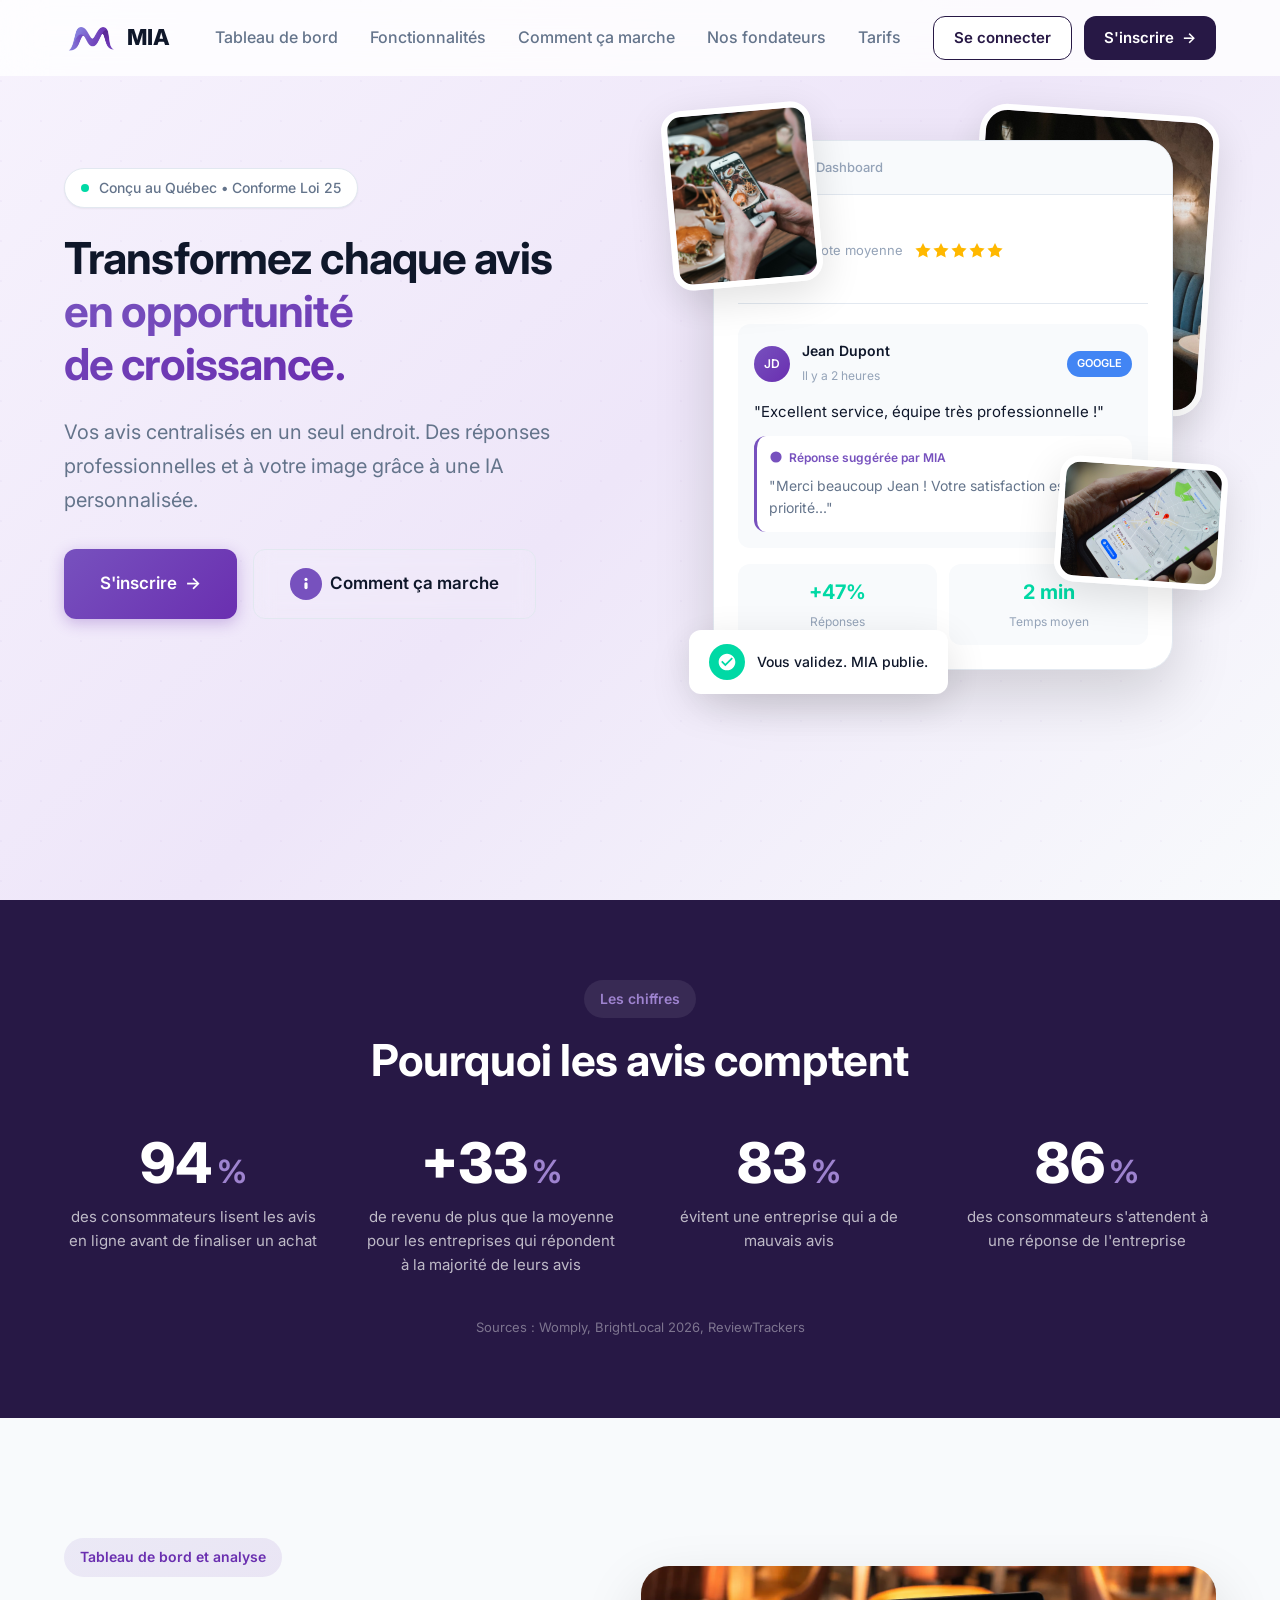
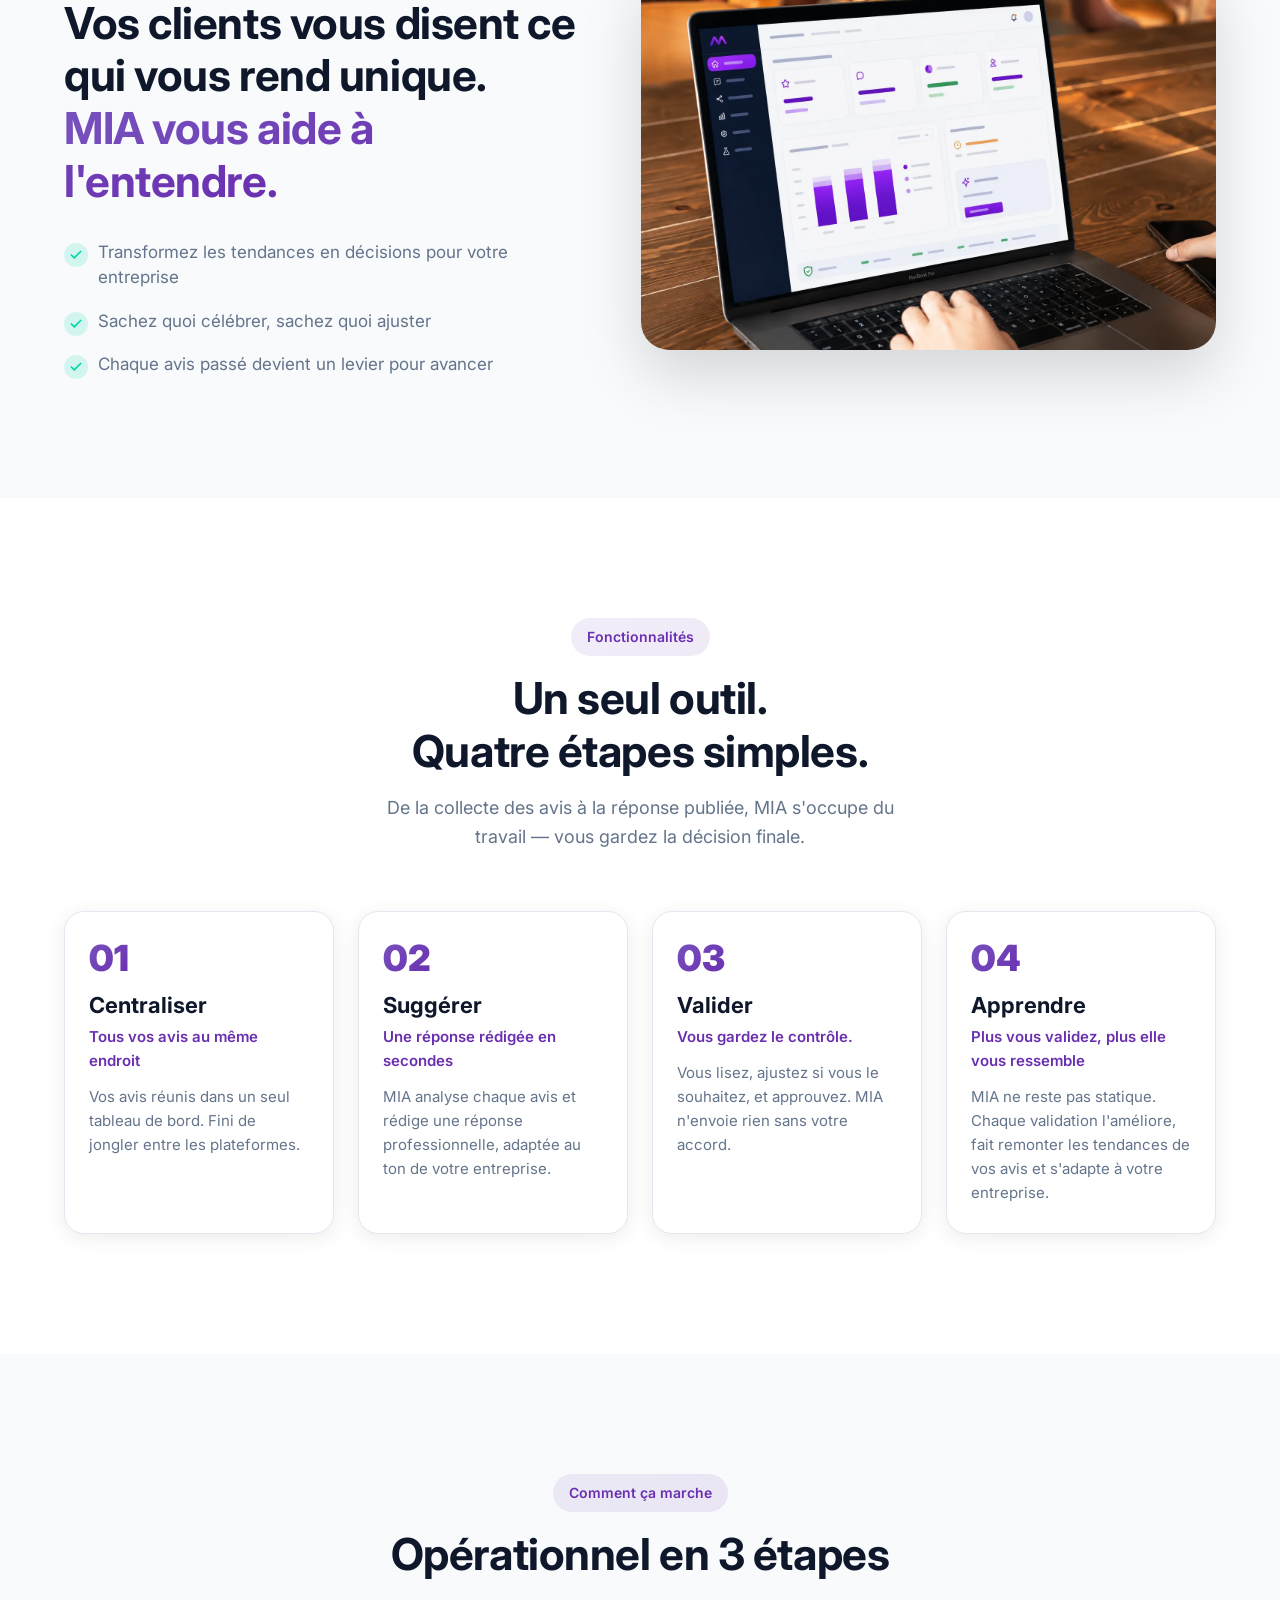
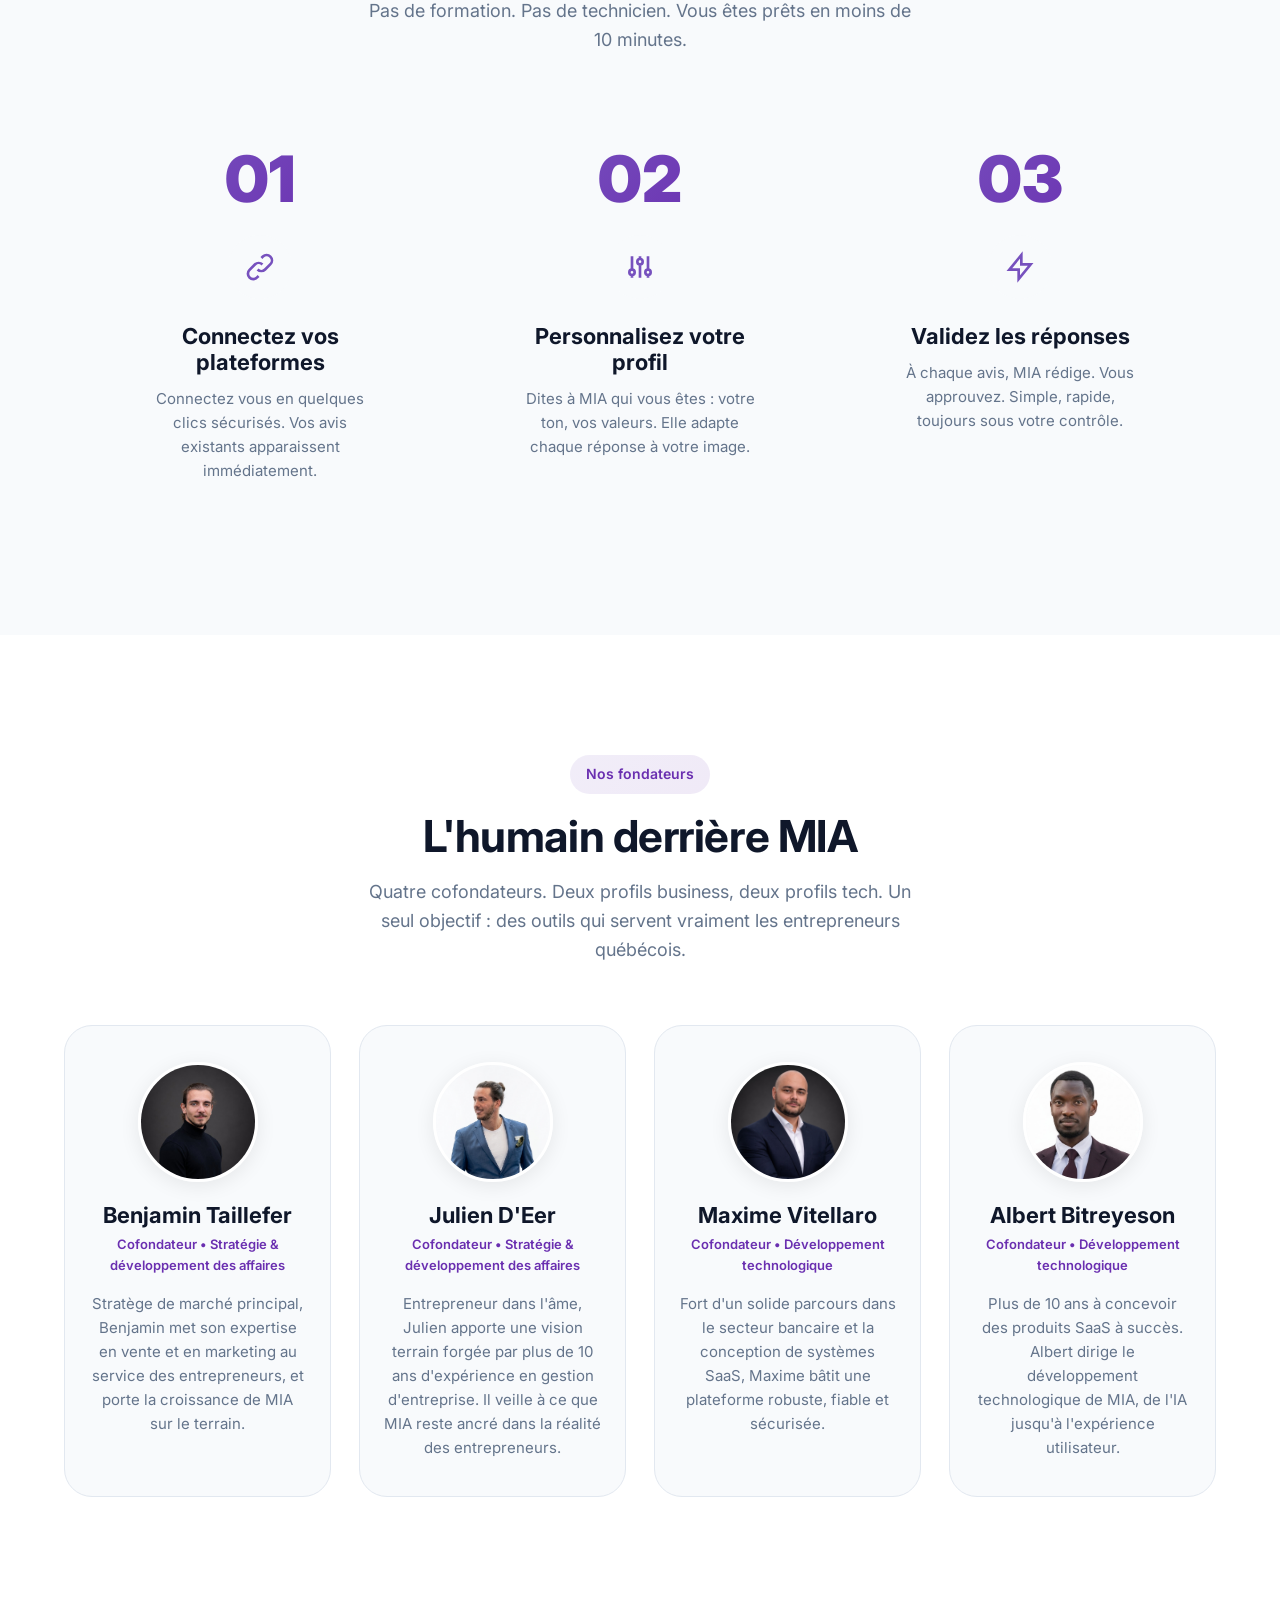
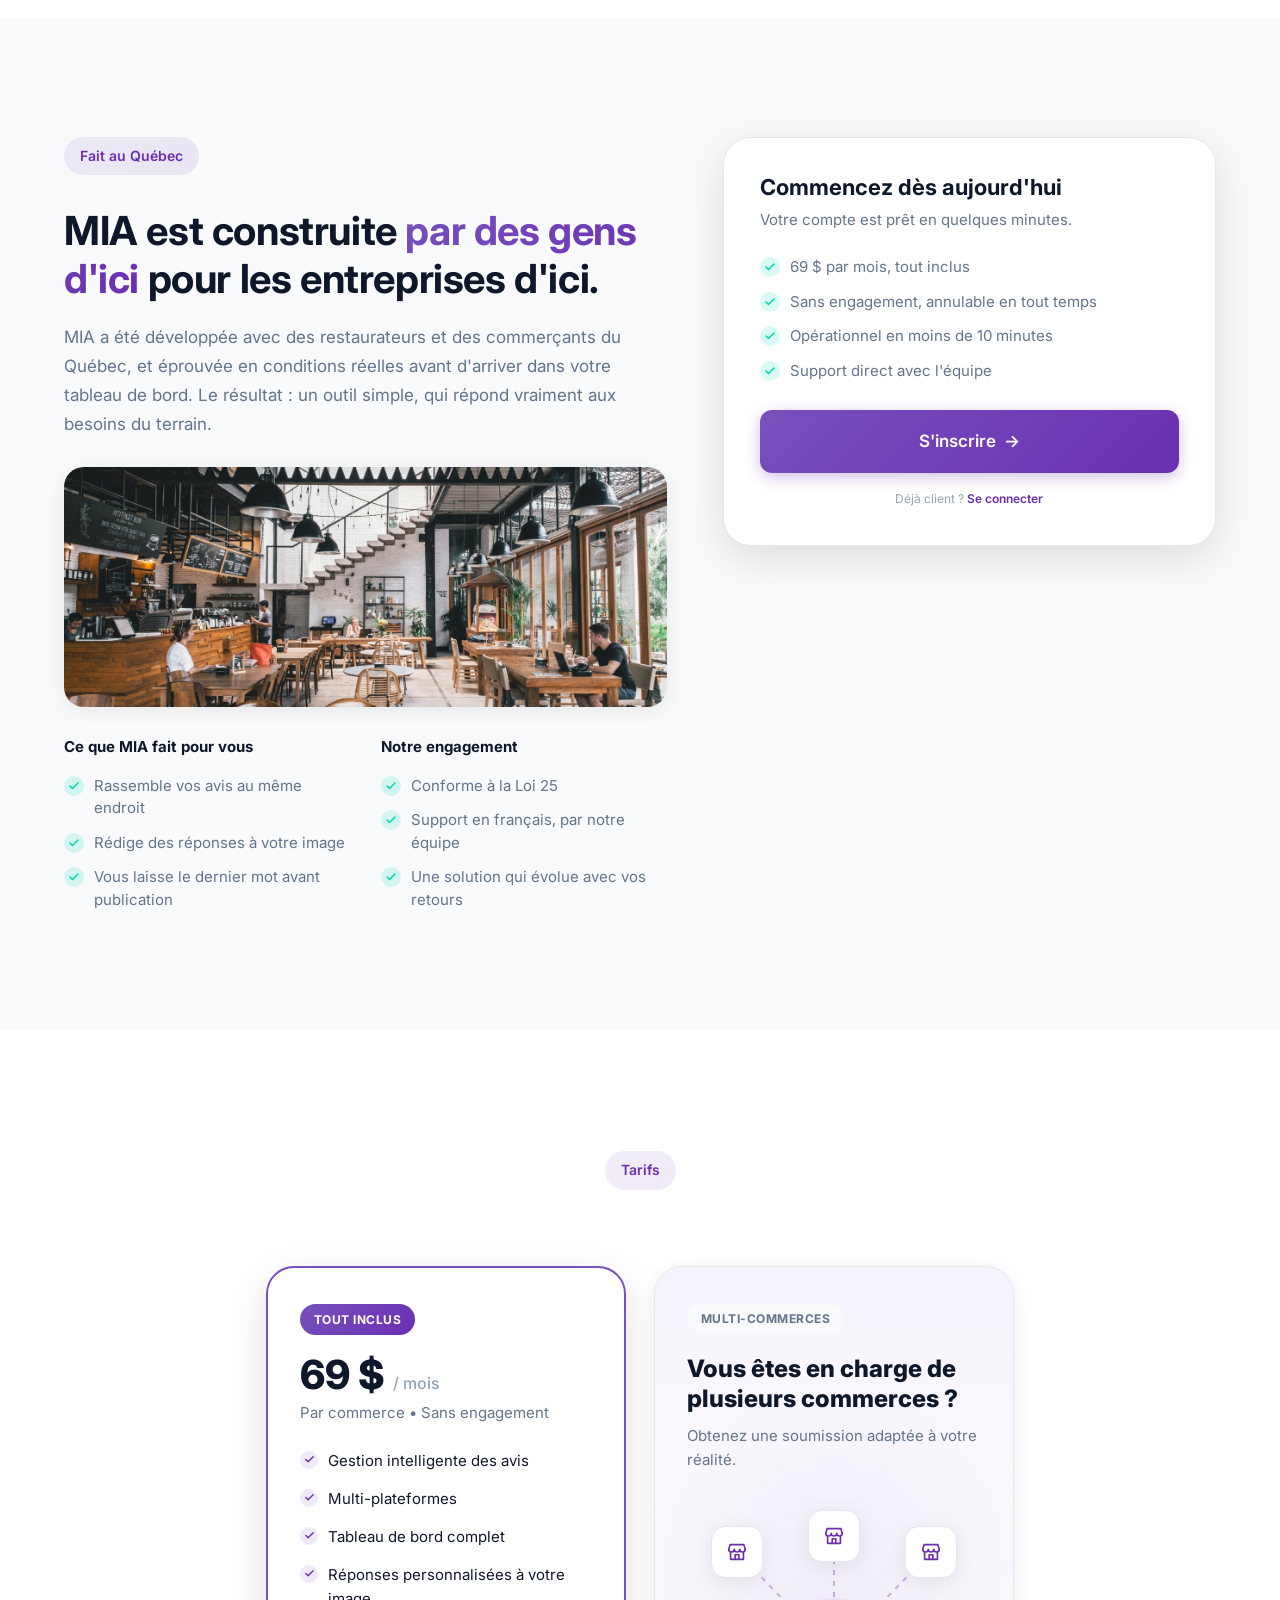
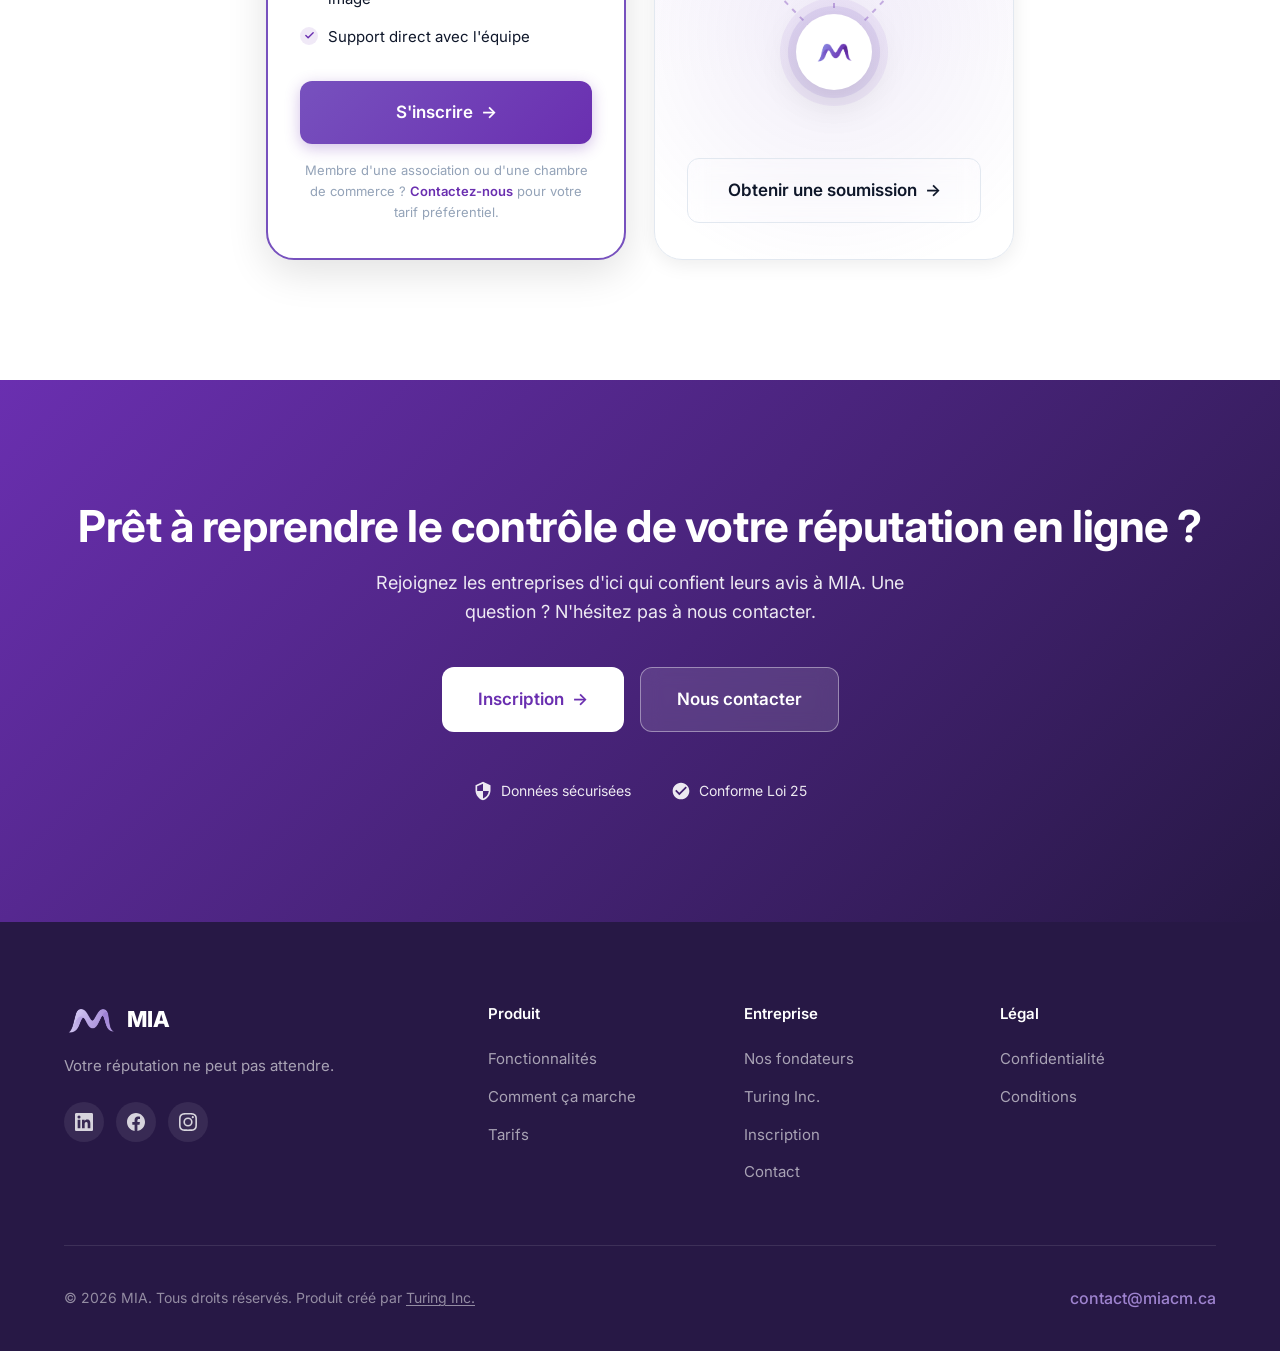
<file: index.html>
<!DOCTYPE html>
<html lang="fr">
<head>
    <meta charset="UTF-8">
    <meta name="viewport" content="width=device-width, initial-scale=1.0">
    <title>MIA — L'IA qui répond à vos avis. Vous gardez le contrôle.</title>
    <meta name="description" content="MIA centralise vos avis Google et TripAdvisor et rédige des réponses professionnelles à votre image. Vous validez, MIA publie. Conçu au Québec, pour les entreprises d'ici.">
    <link rel="stylesheet" href="styles.css?v=202610161300">
    <link rel="preconnect" href="https://fonts.googleapis.com">
    <link rel="preconnect" href="https://fonts.gstatic.com" crossorigin>
    <link href="https://fonts.googleapis.com/css2?family=Inter:wght@300;400;500;600;700;800;900&display=swap" rel="stylesheet">
    <link rel="icon" type="image/png" href="logo.png?v=2">
    <link rel="apple-touch-icon" href="logo.png?v=2">
</head>
<body>
    <!-- Navigation -->
    <nav class="navbar">
        <div class="container nav-container">
            <a href="#" class="nav-logo">
                <img src="logo.png?v=2" alt="MIA" class="logo-icon" width="53" height="32">
                <span class="logo-text">MIA</span>
            </a>
            <ul class="nav-links">
                <li><a href="#tableau-de-bord">Tableau de bord</a></li>
                <li><a href="#features">Fonctionnalités</a></li>
                <li><a href="#how-it-works">Comment ça marche</a></li>
                <li><a href="#fondateurs">Nos fondateurs</a></li>
                <li><a href="#tarifs">Tarifs</a></li>
                <li class="nav-auth"><a href="https://app.miacm.ca/login" class="btn btn-nav-outline">Se connecter</a><a href="https://app.miacm.ca/register" class="btn btn-nav">S'inscrire <span class="btn-arrow">&rarr;</span></a></li>
            </ul>
            <button class="mobile-menu-btn" aria-label="Menu">
                <span></span>
                <span></span>
                <span></span>
            </button>
        </div>
    </nav>

    <!-- Hero Section -->
    <header class="hero">
        <div class="hero-bg">
            <div class="hero-gradient"></div>
            <div class="hero-pattern"></div>
        </div>
        <div class="container hero-container">
            <div class="hero-content">
                <div class="hero-badge">
                    <span class="badge-dot"></span>
                    Conçu au Québec &bull; Conforme Loi 25
                </div>
                <h1 class="hero-title">
                    Transformez chaque avis<br><span class="gradient-text">en opportunité<br>de croissance.</span>
                </h1>
                <p class="hero-subtitle">
                    Vos avis centralisés en un seul endroit. Des réponses professionnelles et à votre image
                    grâce à une IA personnalisée.
                </p>
                <div class="hero-cta">
                    <a href="https://app.miacm.ca/register" class="btn btn-primary btn-large">
                        S'inscrire
                        <span class="btn-arrow">&rarr;</span>
                    </a>
                    <a href="#how-it-works" class="btn btn-ghost btn-large">
                        <span class="info-icon">
                            <svg viewBox="0 0 24 24" width="20" height="20" fill="currentColor" aria-hidden="true">
                                <circle cx="12" cy="6.5" r="1.9"/>
                                <rect x="10.1" y="9.8" width="3.8" height="8.4" rx="1.9"/>
                            </svg>
                        </span>
                        Comment ça marche
                    </a>
                </div>
            </div>
            <div class="hero-visual">
              <div class="hero-collage">
                <figure class="collage-ambiance">
                    <img src="images/hero-ambiance.jpg" alt="Salle de restaurant chaleureuse" width="280" height="360" loading="eager">
                </figure>
                <div class="dashboard-preview">
                    <div class="dashboard-header">
                        <div class="dashboard-dots">
                            <span></span><span></span><span></span>
                        </div>
                        <span class="dashboard-title">MIA Dashboard</span>
                    </div>
                    <div class="dashboard-content">
                        <div class="dashboard-stat">
                            <span class="stat-value">4.8</span>
                            <span class="stat-label">Note moyenne</span>
                            <div class="stat-stars">
                                <svg viewBox="0 0 20 20" width="16" height="16" fill="#FFB800"><path d="M10 15l-5.878 3.09 1.123-6.545L.489 6.91l6.572-.955L10 0l2.939 5.955 6.572.955-4.756 4.635 1.123 6.545z"/></svg>
                                <svg viewBox="0 0 20 20" width="16" height="16" fill="#FFB800"><path d="M10 15l-5.878 3.09 1.123-6.545L.489 6.91l6.572-.955L10 0l2.939 5.955 6.572.955-4.756 4.635 1.123 6.545z"/></svg>
                                <svg viewBox="0 0 20 20" width="16" height="16" fill="#FFB800"><path d="M10 15l-5.878 3.09 1.123-6.545L.489 6.91l6.572-.955L10 0l2.939 5.955 6.572.955-4.756 4.635 1.123 6.545z"/></svg>
                                <svg viewBox="0 0 20 20" width="16" height="16" fill="#FFB800"><path d="M10 15l-5.878 3.09 1.123-6.545L.489 6.91l6.572-.955L10 0l2.939 5.955 6.572.955-4.756 4.635 1.123 6.545z"/></svg>
                                <svg viewBox="0 0 20 20" width="16" height="16" fill="#FFB800"><path d="M10 15l-5.878 3.09 1.123-6.545L.489 6.91l6.572-.955L10 0l2.939 5.955 6.572.955-4.756 4.635 1.123 6.545z"/></svg>
                            </div>
                        </div>
                        <div class="dashboard-review">
                            <div class="review-header">
                                <div class="review-avatar">JD</div>
                                <div class="review-meta">
                                    <span class="review-name">Jean Dupont</span>
                                    <span class="review-date">Il y a 2 heures</span>
                                </div>
                                <span class="review-platform google">Google</span>
                            </div>
                            <p class="review-text">"Excellent service, équipe très professionnelle !"</p>
                            <div class="review-response">
                                <div class="response-badge">
                                    <svg viewBox="0 0 20 20" width="14" height="14" fill="#7751BE"><path d="M10 18a8 8 0 100-16 8 8 0 000 16zm3.707-9.293a1 1 0 00-1.414-1.414L9 10.586 7.707 9.293a1 1 0 00-1.414 1.414l2 2a1 1 0 001.414 0l4-4z"/></svg>
                                    Réponse suggérée par MIA
                                </div>
                                <p>"Merci beaucoup Jean ! Votre satisfaction est notre priorité..."</p>
                            </div>
                        </div>
                        <div class="dashboard-metrics">
                            <div class="metric">
                                <span class="metric-value">+47%</span>
                                <span class="metric-label">Réponses</span>
                            </div>
                            <div class="metric">
                                <span class="metric-value">2 min</span>
                                <span class="metric-label">Temps moyen</span>
                            </div>
                        </div>
                    </div>
                </div>
                <figure class="photo-chip chip-chef">
                    <img src="images/spencer-davis.jpg" alt="Chef dressant les assiettes" width="200" height="240" loading="eager">
                </figure>
                <figure class="photo-chip chip-phone">
                    <img src="images/reviews-phone.jpg" alt="Avis Google sur téléphone" width="150" height="115" loading="eager">
                </figure>
                <div class="floating-card card-2">
                    <div class="card-icon-circle">
                        <svg viewBox="0 0 24 24" width="20" height="20" fill="white"><path d="M12 2C6.48 2 2 6.48 2 12s4.48 10 10 10 10-4.48 10-10S17.52 2 12 2zm-2 15l-5-5 1.41-1.41L10 14.17l7.59-7.59L19 8l-9 9z"/></svg>
                    </div>
                    <span>Vous validez. MIA publie.</span>
                </div>
              </div>
            </div>
        </div>
    </header>

    <!-- Why reviews matter (Stats) -->
    <section class="stats-section">
        <div class="container">
            <div class="section-header stats-header">
                <span class="section-badge stats-badge">Les chiffres</span>
                <h2 class="section-title stats-title">Pourquoi les avis comptent</h2>
            </div>
            <div class="stats-grid">
                <div class="stat-item">
                    <span class="stat-number" data-target="98">0</span>
                    <span class="stat-suffix">%</span>
                    <span class="stat-text">des consommateurs lisent les avis en ligne avant de finaliser un achat</span>
                </div>
                <div class="stat-item">
                    <span class="stat-number" data-target="35" data-prefix="+">0</span>
                    <span class="stat-suffix">%</span>
                    <span class="stat-text">de revenu de plus que la moyenne pour les entreprises qui répondent à la majorité de leurs avis</span>
                </div>
                <div class="stat-item">
                    <span class="stat-number" data-target="86">0</span>
                    <span class="stat-suffix">%</span>
                    <span class="stat-text">évitent une entreprise qui a de mauvais avis</span>
                </div>
                <div class="stat-item">
                    <span class="stat-number" data-target="89">0</span>
                    <span class="stat-suffix">%</span>
                    <span class="stat-text">des consommateurs s'attendent à une réponse de l'entreprise</span>
                </div>
            </div>
            <p class="stats-source">Sources&nbsp;: Womply, BrightLocal 2026, ReviewTrackers</p>
        </div>
    </section>

    <!-- Dashboard & Analytics Section -->
    <section id="tableau-de-bord" class="dashboard-section">
        <div class="container">
            <div class="dashboard-grid">
                <div class="dashboard-info">
                    <span class="section-badge">Tableau de bord et analyse</span>
                    <h2 class="dashboard-heading">Vos clients vous disent ce qui vous rend unique.<br><span class="gradient-text">MIA vous aide à l'entendre.</span></h2>
                    <ul class="check-list dashboard-points">
                        <li>Transformez les tendances en décisions pour votre entreprise</li>
                        <li>Sachez quoi célébrer, sachez quoi ajuster</li>
                        <li>Chaque avis passé devient un levier pour avancer</li>
                    </ul>
                </div>
                <figure class="dashboard-visual">
                    <img src="images/dashboard-violet.webp" alt="Tableau de bord MIA affichant les analyses d'avis sur un ordinateur portable" width="1536" height="1024" loading="lazy">
                </figure>
            </div>
        </div>
    </section>

    <!-- Features / Process Section -->
    <section id="features" class="process-section">
        <div class="container">
            <div class="section-header">
                <span class="section-badge">Fonctionnalités</span>
                <h2 class="section-title">Un seul outil.<br>Quatre étapes simples.</h2>
                <p class="section-subtitle">De la collecte des avis à la réponse publiée, MIA s'occupe du travail&nbsp;— vous gardez la décision finale.</p>
            </div>

            <div class="process-grid">
                <div class="process-card">
                    <div class="process-top">
                        <span class="process-number">01</span>
                    </div>
                    <h3>Centraliser</h3>
                    <p class="process-lead">Tous vos avis au même endroit</p>
                    <p>Vos avis réunis dans un seul tableau de bord. Fini de jongler entre les plateformes.</p>
                </div>
                <div class="process-card">
                    <div class="process-top">
                        <span class="process-number">02</span>
                    </div>
                    <h3>Suggérer</h3>
                    <p class="process-lead">Une réponse rédigée en secondes</p>
                    <p>MIA analyse chaque avis et rédige une réponse professionnelle, adaptée au ton de votre entreprise.</p>
                </div>
                <div class="process-card">
                    <div class="process-top">
                        <span class="process-number">03</span>
                    </div>
                    <h3>Valider</h3>
                    <p class="process-lead">Vous gardez le contrôle.</p>
                    <p>Vous lisez, ajustez si vous le souhaitez, et approuvez. MIA n'envoie rien sans votre accord.</p>
                </div>
                <div class="process-card">
                    <div class="process-top">
                        <span class="process-number">04</span>
                    </div>
                    <h3>Apprendre</h3>
                    <p class="process-lead">Plus vous validez, plus elle vous ressemble</p>
                    <p>MIA ne reste pas statique. Chaque validation l'améliore, fait remonter les tendances de vos avis et s'adapte à votre entreprise.</p>
                </div>
            </div>
        </div>
    </section>

    <!-- How it works Section -->
    <section id="how-it-works" class="how-section">
        <div class="container">
            <div class="section-header">
                <span class="section-badge">Comment ça marche</span>
                <h2 class="section-title">Opérationnel en 3 étapes</h2>
                <p class="section-subtitle">Pas de formation. Pas de technicien. Vous êtes prêts en moins de 10 minutes.</p>
            </div>

            <div class="steps-grid">
                <div class="step-card">
                    <div class="step-number">01</div>
                    <div class="step-icon">
                        <svg viewBox="0 0 24 24" width="32" height="32" fill="none" stroke="currentColor" stroke-width="2">
                            <path d="M13.828 10.172a4 4 0 00-5.656 0l-4 4a4 4 0 105.656 5.656l1.102-1.101m-.758-4.899a4 4 0 005.656 0l4-4a4 4 0 00-5.656-5.656l-1.1 1.1"/>
                        </svg>
                    </div>
                    <h3>Connectez vos plateformes</h3>
                    <p>Connectez vous en quelques clics sécurisés. Vos avis existants apparaissent immédiatement.</p>
                </div>

                <div class="step-connector">
                    <svg viewBox="0 0 100 20" preserveAspectRatio="none">
                        <path d="M0 10 L100 10" stroke="url(#connector-grad)" stroke-width="2" stroke-dasharray="6 4" fill="none"/>
                        <defs>
                            <linearGradient id="connector-grad" x1="0%" y1="0%" x2="100%" y2="0%">
                                <stop offset="0%" style="stop-color:#9E83CF"/>
                                <stop offset="100%" style="stop-color:#6A2FB0"/>
                            </linearGradient>
                        </defs>
                    </svg>
                </div>

                <div class="step-card">
                    <div class="step-number">02</div>
                    <div class="step-icon">
                        <svg viewBox="0 0 24 24" width="32" height="32" fill="none" stroke="currentColor" stroke-width="2">
                            <path d="M12 6V4m0 2a2 2 0 100 4m0-4a2 2 0 110 4m-6 8a2 2 0 100-4m0 4a2 2 0 110-4m0 4v2m0-6V4m6 6v10m6-2a2 2 0 100-4m0 4a2 2 0 110-4m0 4v2m0-6V4"/>
                        </svg>
                    </div>
                    <h3>Personnalisez votre profil</h3>
                    <p>Dites à MIA qui vous êtes&nbsp;: votre ton, vos valeurs. Elle adapte chaque réponse à votre image.</p>
                </div>

                <div class="step-connector">
                    <svg viewBox="0 0 100 20" preserveAspectRatio="none">
                        <path d="M0 10 L100 10" stroke="url(#connector-grad)" stroke-width="2" stroke-dasharray="6 4" fill="none"/>
                    </svg>
                </div>

                <div class="step-card">
                    <div class="step-number">03</div>
                    <div class="step-icon">
                        <svg viewBox="0 0 24 24" width="32" height="32" fill="none" stroke="currentColor" stroke-width="2">
                            <path d="M13 10V3L4 14h7v7l9-11h-7z"/>
                        </svg>
                    </div>
                    <h3>Validez les réponses</h3>
                    <p>À chaque avis, MIA rédige. Vous approuvez. Simple, rapide, toujours sous votre contrôle.</p>
                </div>
            </div>
        </div>
    </section>

    <!-- Founders Section -->
    <section id="fondateurs" class="founders-section">
        <div class="container">
            <div class="section-header">
                <span class="section-badge">Nos fondateurs</span>
                <h2 class="section-title">L'humain derrière MIA</h2>
                <p class="section-subtitle">Quatre cofondateurs. Deux profils business, deux profils tech. Un seul objectif&nbsp;: des outils qui servent vraiment les entrepreneurs québécois.</p>
            </div>

            <div class="founders-grid">
                <div class="founder-card">
                    <div class="founder-photo"><img src="images/founders/benjamin.jpg" alt="Benjamin Taillefer" width="160" height="160"></div>
                    <h3 class="founder-name">Benjamin Taillefer</h3>
                    <span class="founder-role">Cofondateur &bull; Stratégie &amp; développement des affaires</span>
                    <p class="founder-bio">Stratège de marché principal, Benjamin met son expertise en vente et en marketing au service des entrepreneurs, et porte la croissance de MIA sur le terrain.</p>
                </div>
                <div class="founder-card">
                    <div class="founder-photo"><img src="images/founders/julien.png" alt="Julien D'Eer" width="160" height="160"></div>
                    <h3 class="founder-name">Julien D'Eer</h3>
                    <span class="founder-role">Cofondateur &bull; Stratégie &amp; développement des affaires</span>
                    <p class="founder-bio">Entrepreneur dans l'âme, Julien apporte une vision terrain forgée par plus de 10 ans d'expérience en gestion d'entreprise. Il veille à ce que MIA reste ancré dans la réalité des entrepreneurs.</p>
                </div>
                <div class="founder-card">
                    <div class="founder-photo"><img src="images/founders/maxime.jpg" alt="Maxime Vitellaro" width="160" height="160"></div>
                    <h3 class="founder-name">Maxime Vitellaro</h3>
                    <span class="founder-role">Cofondateur &bull; Développement technologique</span>
                    <p class="founder-bio">Fort d'un solide parcours dans le secteur bancaire et la conception de systèmes SaaS, Maxime bâtit une plateforme robuste, fiable et sécurisée.</p>
                </div>
                <div class="founder-card">
                    <div class="founder-photo"><img src="images/founders/albert.png" alt="Albert Bitreyeson" width="160" height="160"></div>
                    <h3 class="founder-name">Albert Bitreyeson</h3>
                    <span class="founder-role">Cofondateur &bull; Développement technologique</span>
                    <p class="founder-bio">Plus de 10 ans à concevoir des produits SaaS à succès. Albert dirige le développement technologique de MIA, de l'IA jusqu'à l'expérience utilisateur.</p>
                </div>
            </div>
        </div>
    </section>

    <!-- Made in Québec / Get started Section -->
    <section id="commencer" class="pilote-section">
        <div class="container">
            <div class="pilote-grid">
                <div class="pilote-info">
                    <span class="section-badge">Fait au Québec</span>
                    <h2>MIA est construite <span class="gradient-text">par des gens d'ici</span> pour les entreprises d'ici.</h2>
                    <p class="pilote-intro">
                        MIA a été développée avec des restaurateurs et des commerçants du Québec, et éprouvée en
                        conditions réelles avant d'arriver dans votre tableau de bord. Le résultat&nbsp;: un outil
                        simple, qui répond vraiment aux besoins du terrain.
                    </p>
                    <figure class="pilote-photo">
                        <img src="images/restaurant-interior.jpg" alt="Intérieur de restaurant" width="640" height="480" loading="lazy">
                    </figure>
                    <div class="pilote-cols">
                        <div class="pilote-list">
                            <h4>Ce que MIA fait pour vous</h4>
                            <ul class="check-list">
                                <li>Rassemble vos avis au même endroit</li>
                                <li>Rédige des réponses à votre image</li>
                                <li>Vous laisse le dernier mot avant publication</li>
                            </ul>
                        </div>
                        <div class="pilote-list">
                            <h4>Notre engagement</h4>
                            <ul class="check-list">
                                <li>Conforme à la Loi 25</li>
                                <li>Support en français, par notre équipe</li>
                                <li>Une solution qui évolue avec vos retours</li>
                            </ul>
                        </div>
                    </div>
                </div>

                <div class="pilote-form-card start-card">
                    <h3>Commencez dès aujourd'hui</h3>
                    <p class="pilote-form-note">Votre compte est prêt en quelques minutes.</p>
                    <ul class="check-list start-list">
                        <li>69&nbsp;$ par mois, tout inclus</li>
                        <li>Sans engagement, annulable en tout temps</li>
                        <li>Opérationnel en moins de 10 minutes</li>
                        <li>Support direct avec l'équipe</li>
                    </ul>
                    <a href="https://app.miacm.ca/register" class="btn btn-primary btn-large start-btn">
                        S'inscrire
                        <span class="btn-arrow">&rarr;</span>
                    </a>
                    <p class="pilote-form-fine">Déjà client&nbsp;? <a href="https://app.miacm.ca/login">Se connecter</a></p>
                </div>
            </div>
        </div>
    </section>

    <!-- Pricing Section -->
    <section id="tarifs" class="pricing-section">
        <div class="container">
            <div class="section-header">
                <span class="section-badge">Tarifs</span>
            </div>

            <div class="pricing-grid">
                <div class="pricing-card featured">
                    <span class="pricing-flag">Tout inclus</span>
                    <h3 class="pricing-name">69&nbsp;$ <span class="pricing-unit">/ mois</span></h3>
                    <p class="pricing-period">Par commerce &bull; Sans engagement</p>
                    <ul class="pricing-features">
                        <li>Gestion intelligente des avis</li>
                        <li>Multi-plateformes</li>
                        <li>Tableau de bord complet</li>
                        <li>Réponses personnalisées à votre image</li>
                        <li>Support direct avec l'équipe</li>
                    </ul>
                    <a href="https://app.miacm.ca/register" class="btn btn-primary btn-large pricing-btn">
                        S'inscrire <span class="btn-arrow">&rarr;</span>
                    </a>
                    <p class="pricing-fine">Membre d'une association ou d'une chambre de commerce&nbsp;? <a href="#contact">Contactez-nous</a> pour votre tarif préférentiel.</p>
                </div>

                <div class="pricing-card pricing-card-multi">
                    <span class="pricing-flag muted">Multi-commerces</span>
                    <h3 class="pricing-multi-title">Vous êtes en charge de plusieurs commerces&nbsp;?</h3>
                    <p class="pricing-period">Obtenez une soumission adaptée à votre réalité.</p>
                    <div class="multi-visual" aria-hidden="true">
                        <svg class="multi-lines" viewBox="0 0 100 100" preserveAspectRatio="none">
                            <path d="M50 76 L17 26"/>
                            <path d="M50 76 L50 18"/>
                            <path d="M50 76 L83 26"/>
                        </svg>
                        <span class="multi-store" style="left:17%;top:26%"><svg viewBox="0 0 24 24" width="22" height="22" fill="none" stroke="currentColor" stroke-width="1.8" stroke-linecap="round" stroke-linejoin="round"><path d="M3 9l1.5-5h15L21 9"/><path d="M3 9a3 3 0 0 0 6 0 3 3 0 0 0 6 0 3 3 0 0 0 6 0"/><path d="M5 12v8h14v-8"/><path d="M10 20v-5h4v5"/></svg></span>
                        <span class="multi-store" style="left:50%;top:18%"><svg viewBox="0 0 24 24" width="22" height="22" fill="none" stroke="currentColor" stroke-width="1.8" stroke-linecap="round" stroke-linejoin="round"><path d="M3 9l1.5-5h15L21 9"/><path d="M3 9a3 3 0 0 0 6 0 3 3 0 0 0 6 0 3 3 0 0 0 6 0"/><path d="M5 12v8h14v-8"/><path d="M10 20v-5h4v5"/></svg></span>
                        <span class="multi-store" style="left:83%;top:26%"><svg viewBox="0 0 24 24" width="22" height="22" fill="none" stroke="currentColor" stroke-width="1.8" stroke-linecap="round" stroke-linejoin="round"><path d="M3 9l1.5-5h15L21 9"/><path d="M3 9a3 3 0 0 0 6 0 3 3 0 0 0 6 0 3 3 0 0 0 6 0"/><path d="M5 12v8h14v-8"/><path d="M10 20v-5h4v5"/></svg></span>
                        <span class="multi-hub"><img src="logo.png?v=2" alt="" width="40" height="24"></span>
                    </div>
                    <a href="#contact" class="btn btn-ghost btn-large pricing-btn" data-open-talk>
                        Obtenir une soumission <span class="btn-arrow">&rarr;</span>
                    </a>
                </div>
            </div>
        </div>
    </section>

    <!-- Contact CTA Section -->
    <section id="contact" class="cta-section">
        <div class="cta-bg">
            <div class="cta-gradient"></div>
        </div>
        <div class="container">
            <div class="cta-content">
                <h2>Prêt à reprendre le contrôle de votre réputation en ligne&nbsp;?</h2>
                <p>Rejoignez les entreprises d'ici qui confient leurs avis à MIA. Une question&nbsp;? N'hésitez pas à nous contacter.</p>

                <div class="cta-actions">
                    <a href="https://app.miacm.ca/register" class="btn btn-white btn-large">
                        Inscription
                        <span class="btn-arrow">&rarr;</span>
                    </a>
                    <a href="mailto:contact@miacm.ca" class="btn btn-ghost btn-large cta-ghost">Nous contacter</a>
                </div>

                <div class="trust-badges">
                    <div class="trust-item">
                        <svg viewBox="0 0 24 24" width="20" height="20" fill="currentColor"><path d="M12 1L3 5v6c0 5.55 3.84 10.74 9 12 5.16-1.26 9-6.45 9-12V5l-9-4zm0 10.99h7c-.53 4.12-3.28 7.79-7 8.94V12H5V6.3l7-3.11v8.8z"/></svg>
                        <span>Données sécurisées</span>
                    </div>
                    <div class="trust-item">
                        <svg viewBox="0 0 24 24" width="20" height="20" fill="currentColor"><path d="M12 2C6.48 2 2 6.48 2 12s4.48 10 10 10 10-4.48 10-10S17.52 2 12 2zm-2 15l-5-5 1.41-1.41L10 14.17l7.59-7.59L19 8l-9 9z"/></svg>
                        <span>Conforme Loi 25</span>
                    </div>
                </div>
            </div>
        </div>
    </section>

    <!-- Multi-location quote dialog -->
    <dialog class="talk-dialog" id="talk-dialog" aria-labelledby="talk-title">
        <button type="button" class="talk-close" data-close-talk aria-label="Fermer">
            <svg viewBox="0 0 24 24" width="20" height="20" fill="none" stroke="currentColor" stroke-width="2" stroke-linecap="round"><path d="M6 6l12 12M18 6L6 18"/></svg>
        </button>
        <div class="talk-body">
            <div class="talk-head" id="talk-head">
                <span class="section-badge">Multi-commerces</span>
                <h3 id="talk-title">Parlons de vos commerces</h3>
                <p class="talk-intro">Dites-nous en un peu plus sur votre réalité. Notre équipe vous contactera pour une soumission adaptée.</p>
            </div>
            <form class="pilote-form talk-form" id="talk-form">
                <div class="talk-row">
                    <label>Nom et prénom
                        <input type="text" name="name" placeholder="Votre nom et prénom" autocomplete="name" required>
                    </label>
                    <label>Courriel professionnel
                        <input type="email" name="email" placeholder="vous@votreentreprise.ca" autocomplete="email" required>
                    </label>
                </div>
                <div class="talk-row">
                    <label>Entreprise ou groupe
                        <input type="text" name="company" placeholder="Nom de votre entreprise" autocomplete="organization" required>
                    </label>
                    <label><span>Téléphone <span class="pilote-optional">(facultatif)</span></span>
                        <input type="tel" name="phone" placeholder="(514) 000-0000" autocomplete="tel">
                    </label>
                </div>
                <label>Nombre de commerces
                    <select name="locations" required>
                        <option value="" disabled selected>Choisir</option>
                        <option>2 à 5</option>
                        <option>6 à 10</option>
                        <option>11 à 25</option>
                        <option>Plus de 25</option>
                    </select>
                </label>
                <label><span>Parlez-nous de votre réalité <span class="pilote-optional">(facultatif)</span></span>
                    <textarea name="about" rows="3" placeholder="Type de commerces, régions, plateformes d'avis utilisées, vos besoins..."></textarea>
                </label>
                <button type="submit" class="btn btn-primary btn-large">
                    Envoyer ma demande
                    <span class="btn-arrow">&rarr;</span>
                </button>
                <p class="pilote-error" id="talk-error" role="alert" hidden>
                    Un problème est survenu lors de l'envoi. Réessayez, ou écrivez-nous à
                    <a href="mailto:contact@miacm.ca">contact@miacm.ca</a>.
                </p>
            </form>
            <div class="pilote-success talk-success" id="talk-success" role="status" aria-live="polite" hidden>
                <div class="pilote-success-check" aria-hidden="true">
                    <svg viewBox="0 0 52 52">
                        <circle class="psc-circle" cx="26" cy="26" r="24"/>
                        <path class="psc-check" d="M15 27l7 7 15-16"/>
                    </svg>
                </div>
                <h3 class="pilote-success-title">Merci, <span class="ts-name">entrepreneur</span>&nbsp;!</h3>
                <p class="pilote-success-msg">Votre demande a bien été reçue. Notre équipe vous contactera très bientôt pour en discuter.</p>
                <button type="button" class="btn btn-ghost" data-close-talk>Fermer</button>
            </div>
        </div>
    </dialog>

    <!-- Footer -->
    <footer class="footer">
        <div class="container">
            <div class="footer-main">
                <div class="footer-brand">
                    <a href="#" class="footer-logo">
                        <img src="logo-light.png" alt="MIA" width="53" height="32">
                        <span>MIA</span>
                    </a>
                    <p>Votre réputation ne peut pas attendre.</p>
                    <ul class="footer-social" aria-label="MIA sur les réseaux sociaux">
                        <li><a href="https://www.linkedin.com/company/mia-par-turing-inc/" target="_blank" rel="noopener" aria-label="LinkedIn">
                            <svg viewBox="0 0 24 24" width="18" height="18" fill="currentColor" aria-hidden="true"><path d="M20.45 20.45h-3.56v-5.57c0-1.33-.03-3.04-1.85-3.04-1.85 0-2.14 1.45-2.14 2.94v5.67H9.35V9h3.41v1.56h.05c.48-.9 1.64-1.85 3.37-1.85 3.6 0 4.27 2.37 4.27 5.46v6.28zM5.34 7.43a2.06 2.06 0 1 1 0-4.13 2.06 2.06 0 0 1 0 4.13zM7.12 20.45H3.56V9h3.56v11.45zM22.22 0H1.77C.79 0 0 .77 0 1.73v20.54C0 23.23.79 24 1.77 24h20.45c.98 0 1.78-.77 1.78-1.73V1.73C24 .77 23.2 0 22.22 0z"/></svg>
                        </a></li>
                        <li><a href="https://www.facebook.com/profile.php?id=61594620976619" target="_blank" rel="noopener" aria-label="Facebook">
                            <svg viewBox="0 0 24 24" width="18" height="18" fill="currentColor" aria-hidden="true"><path d="M24 12.07C24 5.41 18.63 0 12 0S0 5.41 0 12.07C0 18.1 4.39 23.1 10.13 24v-8.44H7.08v-3.49h3.05V9.41c0-3.02 1.79-4.69 4.53-4.69 1.31 0 2.68.24 2.68.24v2.97h-1.51c-1.49 0-1.96.93-1.96 1.89v2.26h3.33l-.53 3.49h-2.8V24C19.61 23.1 24 18.1 24 12.07z"/></svg>
                        </a></li>
                        <li><a href="https://www.instagram.com/mia_turinginc/" target="_blank" rel="noopener" aria-label="Instagram">
                            <svg viewBox="0 0 24 24" width="18" height="18" fill="currentColor" aria-hidden="true"><path d="M12 2.16c3.2 0 3.58.01 4.85.07 1.17.05 1.8.25 2.23.41.56.22.96.48 1.38.9.42.42.68.82.9 1.38.16.42.36 1.06.41 2.23.06 1.27.07 1.65.07 4.85s-.01 3.58-.07 4.85c-.05 1.17-.25 1.8-.41 2.23-.22.56-.48.96-.9 1.38-.42.42-.82.68-1.38.9-.42.16-1.06.36-2.23.41-1.27.06-1.65.07-4.85.07s-3.58-.01-4.85-.07c-1.17-.05-1.8-.25-2.23-.41a3.72 3.72 0 0 1-1.38-.9 3.72 3.72 0 0 1-.9-1.38c-.16-.42-.36-1.06-.41-2.23C2.17 15.58 2.16 15.2 2.16 12s.01-3.58.07-4.85c.05-1.17.25-1.8.41-2.23.22-.56.48-.96.9-1.38.42-.42.82-.68 1.38-.9.42-.16 1.06-.36 2.23-.41C8.42 2.17 8.8 2.16 12 2.16M12 0C8.74 0 8.33.01 7.05.07 5.78.13 4.9.33 4.14.63a5.88 5.88 0 0 0-2.13 1.38A5.88 5.88 0 0 0 .63 4.14C.33 4.9.13 5.78.07 7.05.01 8.33 0 8.74 0 12s.01 3.67.07 4.95c.06 1.27.26 2.15.56 2.91.31.79.72 1.46 1.38 2.13a5.88 5.88 0 0 0 2.13 1.38c.76.3 1.64.5 2.91.56C8.33 23.99 8.74 24 12 24s3.67-.01 4.95-.07c1.27-.06 2.15-.26 2.91-.56a5.88 5.88 0 0 0 2.13-1.38 5.88 5.88 0 0 0 1.38-2.13c.3-.76.5-1.64.56-2.91.06-1.28.07-1.69.07-4.95s-.01-3.67-.07-4.95c-.06-1.27-.26-2.15-.56-2.91a5.88 5.88 0 0 0-1.38-2.13A5.88 5.88 0 0 0 19.86.63C19.1.33 18.22.13 16.95.07 15.67.01 15.26 0 12 0zm0 5.84a6.16 6.16 0 1 0 0 12.32 6.16 6.16 0 0 0 0-12.32zM12 16a4 4 0 1 1 0-8 4 4 0 0 1 0 8zm6.41-11.85a1.44 1.44 0 1 0 0 2.88 1.44 1.44 0 0 0 0-2.88z"/></svg>
                        </a></li>
                    </ul>
                </div>
                <div class="footer-links">
                    <div class="footer-col">
                        <h4>Produit</h4>
                        <ul>
                            <li><a href="#features">Fonctionnalités</a></li>
                            <li><a href="#how-it-works">Comment ça marche</a></li>
                            <li><a href="#tarifs">Tarifs</a></li>
                        </ul>
                    </div>
                    <div class="footer-col">
                        <h4>Entreprise</h4>
                        <ul>
                            <li><a href="#fondateurs">Nos fondateurs</a></li>
                            <li><a href="turing.html">Turing Inc.</a></li>
                            <li><a href="https://app.miacm.ca/register">Inscription</a></li>
                            <li><a href="mailto:contact@miacm.ca">Contact</a></li>
                        </ul>
                    </div>
                    <div class="footer-col">
                        <h4>Légal</h4>
                        <ul>
                            <li><a href="politique-de-confidentialite.pdf" target="_blank" rel="noopener">Confidentialité</a></li>
                            <li><a href="conditions-generales-utilisation.pdf" target="_blank" rel="noopener">Conditions</a></li>
                        </ul>
                    </div>
                </div>
            </div>
            <div class="footer-bottom">
                <p>&copy; 2026 MIA. Tous droits réservés. Produit créé par <a href="turing.html" class="footer-turing">Turing Inc.</a></p>
                <a href="mailto:contact@miacm.ca" class="footer-email">contact@miacm.ca</a>
            </div>
        </div>
    </footer>

    <script>
        // Mobile menu
        const mobileMenuBtn = document.querySelector('.mobile-menu-btn');
        const navLinks = document.querySelector('.nav-links');

        mobileMenuBtn?.addEventListener('click', () => {
            navLinks.classList.toggle('active');
            mobileMenuBtn.classList.toggle('active');
        });

        // Smooth scroll
        document.querySelectorAll('a[href^="#"]').forEach(anchor => {
            anchor.addEventListener('click', function(e) {
                const href = this.getAttribute('href');
                if (href === '#') return;
                const target = document.querySelector(href);
                if (target) {
                    e.preventDefault();
                    target.scrollIntoView({ behavior: 'smooth', block: 'start' });
                    navLinks?.classList.remove('active');
                    mobileMenuBtn?.classList.remove('active');
                }
            });
        });

        // Navbar scroll effect
        window.addEventListener('scroll', () => {
            const navbar = document.querySelector('.navbar');
            if (window.pageYOffset > 50) {
                navbar.classList.add('scrolled');
            } else {
                navbar.classList.remove('scrolled');
            }
        });

        // Animated counters
        const animateCounter = (el) => {
            if (!el.dataset.target) return;
            const target = parseInt(el.dataset.target);
            const prefix = el.dataset.prefix || '';
            const duration = 2000;
            const start = performance.now();
            const update = (currentTime) => {
                const progress = Math.min((currentTime - start) / duration, 1);
                const easeOut = 1 - Math.pow(1 - progress, 3);
                el.textContent = prefix + Math.floor(easeOut * target).toLocaleString();
                if (progress < 1) requestAnimationFrame(update);
            };
            requestAnimationFrame(update);
        };

        const statsObserver = new IntersectionObserver((entries) => {
            entries.forEach(entry => {
                if (entry.isIntersecting) {
                    entry.target.querySelectorAll('.stat-number').forEach(animateCounter);
                    statsObserver.unobserve(entry.target);
                }
            });
        }, { threshold: 0.5 });

        const statsSection = document.querySelector('.stats-section');
        if (statsSection) statsObserver.observe(statsSection);

        // ==========================================================================
        // HubSpot configuration — fill in these two values.
        //   1. In HubSpot, create a form (Marketing > Forms) with these fields,
        //      all marked OPTIONAL (client-side validation already enforces them):
        //         Email, First name, Last name, Company name, Phone number.
        //   2. HUBSPOT_PORTAL_ID : Settings > Account Management > Account Defaults
        //      (also the number in your HubSpot app URL, e.g. app.hubspot.com/…/PORTALID/…).
        //   3. HUBSPOT_FORM_GUID : open the form > Actions > Share / embed code — the
        //      guid appears as formId/formGuid in the snippet.
        // The endpoint below is HubSpot's PUBLIC forms API — no secret key, safe on a
        // static site. Leads are deduplicated by email, so the step-1 partial submission
        // and the final submission update the same contact.
        // ==========================================================================
        const HUBSPOT_PORTAL_ID = '343395958';
        const HUBSPOT_FORM_GUID = 'e3c6e8b2-418d-448c-9183-a4af81c4e38e';

        // Split "Nom et prénom" into HubSpot's firstname / lastname properties.
        const splitName = (full) => {
            const parts = (full || '').trim().split(/\s+/).filter(Boolean);
            const firstname = parts.shift() || '';
            return { firstname, lastname: parts.join(' ') };
        };

        const getCookie = (name) => {
            const m = document.cookie.match('(^|;)\\s*' + name + '\\s*=\\s*([^;]+)');
            return m ? m.pop() : '';
        };

        // POST to HubSpot's public forms submission API. Empty fields are dropped so a
        // partial (step-1) submission is accepted. Returns silently if not yet configured.
        const submitToHubSpot = async (fields) => {
            if (HUBSPOT_PORTAL_ID === 'YOUR_PORTAL_ID' || HUBSPOT_FORM_GUID === 'YOUR_FORM_GUID') return;
            const url = `https://api.hsforms.com/submissions/v3/integration/submit/${HUBSPOT_PORTAL_ID}/${HUBSPOT_FORM_GUID}`;
            const hutk = getCookie('hubspotutk');
            const payload = {
                fields: Object.entries(fields)
                    .filter(([, value]) => value)
                    .map(([name, value]) => ({ name, value })),
                context: {
                    pageUri: window.location.href,
                    pageName: document.title,
                    ...(hutk ? { hutk } : {})
                }
            };
            const res = await fetch(url, {
                method: 'POST',
                headers: { 'Content-Type': 'application/json' },
                body: JSON.stringify(payload)
            });
            if (!res.ok) throw new Error('HubSpot submission failed: ' + res.status + ' ' + (await res.text()));
            return res.json();
        };

        // Multi-location quote dialog
        const talkDialog = document.getElementById('talk-dialog');
        if (talkDialog) {
            const talkForm = document.getElementById('talk-form');
            const talkSuccess = document.getElementById('talk-success');
            const talkError = document.getElementById('talk-error');
            const talkSubmit = talkForm.querySelector('button[type="submit"]');
            const talkHead = document.getElementById('talk-head');

            const openTalk = () => {
                talkForm.hidden = false;
                talkHead.hidden = false;
                talkSuccess.hidden = true;
                talkError.hidden = true;
                talkDialog.showModal();
                document.body.classList.add('dialog-open');
            };
            document.querySelectorAll('[data-open-talk]').forEach(el => el.addEventListener('click', (e) => {
                if (typeof talkDialog.showModal !== 'function') return; // very old browser: fall back to the #contact link
                e.preventDefault();
                e.stopImmediatePropagation();
                openTalk();
            }, true));
            talkDialog.querySelectorAll('[data-close-talk]').forEach(el => el.addEventListener('click', () => talkDialog.close()));
            // Click on the backdrop closes the dialog
            talkDialog.addEventListener('click', (e) => { if (e.target === talkDialog) talkDialog.close(); });
            talkDialog.addEventListener('close', () => document.body.classList.remove('dialog-open'));

            talkForm.addEventListener('submit', async (e) => {
                e.preventDefault();
                const data = new FormData(talkForm);
                const { firstname, lastname } = splitName(data.get('name'));
                const email = data.get('email');
                talkError.hidden = true;
                talkSubmit.disabled = true;
                try {
                    await submitToHubSpot({
                        email,
                        firstname,
                        lastname,
                        company: data.get('company').trim(),
                        phone: data.get('phone')
                    });
                    // Sent separately so the lead is still captured if the HubSpot form
                    // does not (yet) have a "message" field and rejects it.
                    const about = (data.get('about') || '').trim();
                    const message = 'Demande de soumission multi-commerces\nNombre de commerces : ' + data.get('locations') + (about ? '\n\n' + about : '');
                    submitToHubSpot({ email, message }).catch(err => console.error(err));
                    talkSuccess.querySelector('.ts-name').textContent = firstname || 'entrepreneur';
                    talkForm.hidden = true;
                    talkHead.hidden = true;
                    talkSuccess.hidden = false;
                    talkForm.reset();
                } catch (err) {
                    console.error(err);
                    talkError.hidden = false;
                } finally {
                    talkSubmit.disabled = false;
                }
            });
        }

        // Scroll reveal animations
        const revealObserver = new IntersectionObserver((entries) => {
            entries.forEach(entry => {
                if (entry.isIntersecting) entry.target.classList.add('revealed');
            });
        }, { threshold: 0.1 });

        document.querySelectorAll('.step-card, .process-card, .founder-card, .pricing-card').forEach(el => {
            el.classList.add('reveal');
            revealObserver.observe(el);
        });
    </script>
</body>
</html>
</file>
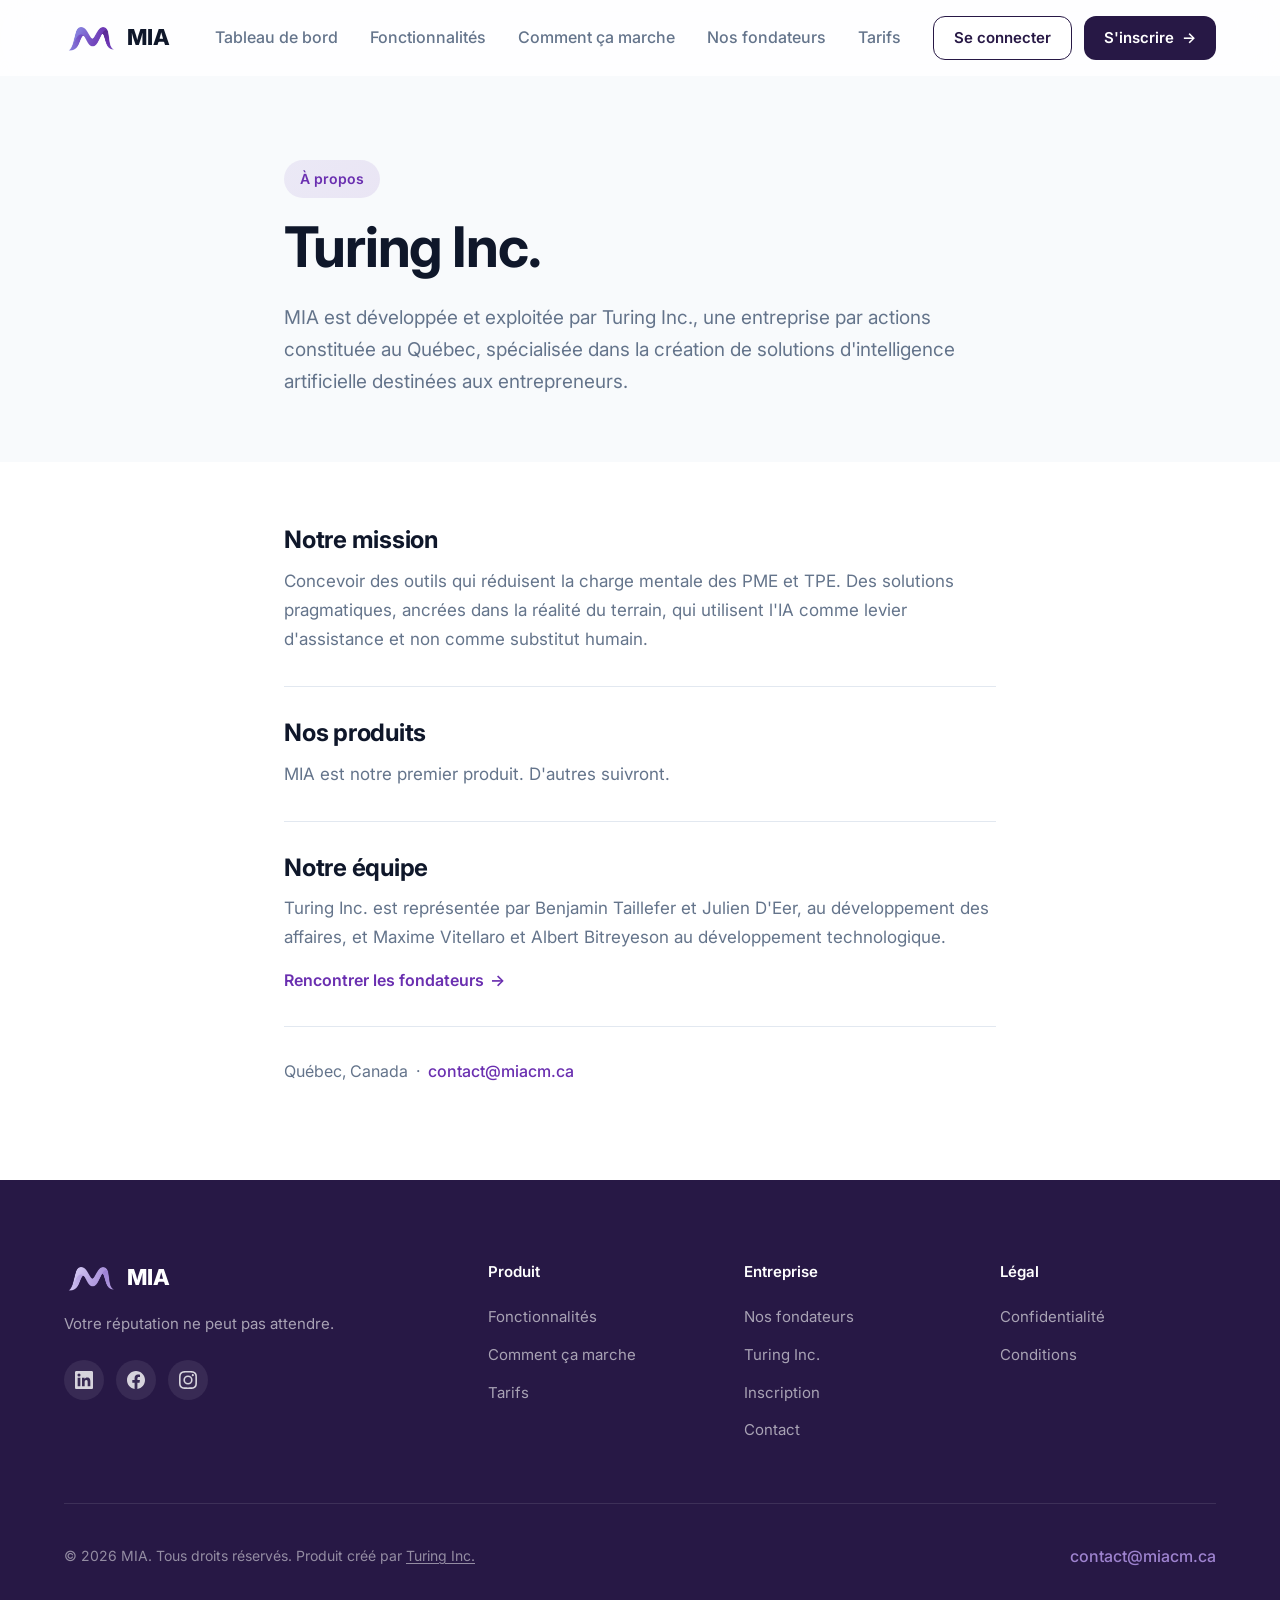
<file: turing.html>
<!DOCTYPE html>
<html lang="fr">
<head>
    <meta charset="UTF-8">
    <meta name="viewport" content="width=device-width, initial-scale=1.0">
    <title>Turing Inc. — L'entreprise derrière MIA</title>
    <meta name="description" content="Turing Inc., entreprise québécoise qui conçoit des solutions d'intelligence artificielle pour réduire la charge mentale des PME et TPE. MIA est son premier produit.">
    <link rel="stylesheet" href="styles.css?v=202610161300">
    <link rel="preconnect" href="https://fonts.googleapis.com">
    <link rel="preconnect" href="https://fonts.gstatic.com" crossorigin>
    <link href="https://fonts.googleapis.com/css2?family=Inter:wght@300;400;500;600;700;800;900&display=swap" rel="stylesheet">
    <link rel="icon" type="image/png" href="logo.png?v=2">
    <link rel="apple-touch-icon" href="logo.png?v=2">
</head>
<body>
    <!-- Navigation -->
    <nav class="navbar">
        <div class="container nav-container">
            <a href="index.html" class="nav-logo">
                <img src="logo.png?v=2" alt="MIA" class="logo-icon" width="53" height="32">
                <span class="logo-text">MIA</span>
            </a>
            <ul class="nav-links">
                <li><a href="index.html#tableau-de-bord">Tableau de bord</a></li>
                <li><a href="index.html#features">Fonctionnalités</a></li>
                <li><a href="index.html#how-it-works">Comment ça marche</a></li>
                <li><a href="index.html#fondateurs">Nos fondateurs</a></li>
                <li><a href="index.html#tarifs">Tarifs</a></li>
                <li class="nav-auth"><a href="https://app.miacm.ca/login" class="btn btn-nav-outline">Se connecter</a><a href="https://app.miacm.ca/register" class="btn btn-nav">S'inscrire <span class="btn-arrow">&rarr;</span></a></li>
            </ul>
            <button class="mobile-menu-btn" aria-label="Menu">
                <span></span>
                <span></span>
                <span></span>
            </button>
        </div>
    </nav>

    <main class="about-page">
        <section class="about-hero">
            <div class="container about-container">
                <span class="section-badge">À propos</span>
                <h1 class="about-title">Turing Inc.</h1>
                <p class="about-lead">MIA est développée et exploitée par Turing Inc., une entreprise par actions constituée au Québec, spécialisée dans la création de solutions d'intelligence artificielle destinées aux entrepreneurs.</p>
            </div>
        </section>

        <section class="about-body">
            <div class="container about-container">
                <div class="about-block">
                    <h2>Notre mission</h2>
                    <p>Concevoir des outils qui réduisent la charge mentale des PME et TPE. Des solutions pragmatiques, ancrées dans la réalité du terrain, qui utilisent l'IA comme levier d'assistance et non comme substitut humain.</p>
                </div>
                <div class="about-block">
                    <h2>Nos produits</h2>
                    <p>MIA est notre premier produit. D'autres suivront.</p>
                </div>
                <div class="about-block">
                    <h2>Notre équipe</h2>
                    <p>Turing Inc. est représentée par Benjamin Taillefer et Julien D'Eer, au développement des affaires, et Maxime Vitellaro et Albert Bitreyeson au développement technologique.</p>
                    <a href="index.html#fondateurs" class="about-link">Rencontrer les fondateurs <span class="btn-arrow">&rarr;</span></a>
                </div>
                <div class="about-contact">
                    <span>Québec, Canada</span>
                    <span aria-hidden="true">&middot;</span>
                    <a href="mailto:contact@miacm.ca">contact@miacm.ca</a>
                </div>
            </div>
        </section>
    </main>

    <!-- Footer -->
    <footer class="footer">
        <div class="container">
            <div class="footer-main">
                <div class="footer-brand">
                    <a href="index.html" class="footer-logo">
                        <img src="logo-light.png" alt="MIA" width="53" height="32">
                        <span>MIA</span>
                    </a>
                    <p>Votre réputation ne peut pas attendre.</p>
                    <ul class="footer-social" aria-label="MIA sur les réseaux sociaux">
                        <li><a href="https://www.linkedin.com/company/mia-par-turing-inc/" target="_blank" rel="noopener" aria-label="LinkedIn">
                            <svg viewBox="0 0 24 24" width="18" height="18" fill="currentColor" aria-hidden="true"><path d="M20.45 20.45h-3.56v-5.57c0-1.33-.03-3.04-1.85-3.04-1.85 0-2.14 1.45-2.14 2.94v5.67H9.35V9h3.41v1.56h.05c.48-.9 1.64-1.85 3.37-1.85 3.6 0 4.27 2.37 4.27 5.46v6.28zM5.34 7.43a2.06 2.06 0 1 1 0-4.13 2.06 2.06 0 0 1 0 4.13zM7.12 20.45H3.56V9h3.56v11.45zM22.22 0H1.77C.79 0 0 .77 0 1.73v20.54C0 23.23.79 24 1.77 24h20.45c.98 0 1.78-.77 1.78-1.73V1.73C24 .77 23.2 0 22.22 0z"/></svg>
                        </a></li>
                        <li><a href="https://www.facebook.com/profile.php?id=61594620976619" target="_blank" rel="noopener" aria-label="Facebook">
                            <svg viewBox="0 0 24 24" width="18" height="18" fill="currentColor" aria-hidden="true"><path d="M24 12.07C24 5.41 18.63 0 12 0S0 5.41 0 12.07C0 18.1 4.39 23.1 10.13 24v-8.44H7.08v-3.49h3.05V9.41c0-3.02 1.79-4.69 4.53-4.69 1.31 0 2.68.24 2.68.24v2.97h-1.51c-1.49 0-1.96.93-1.96 1.89v2.26h3.33l-.53 3.49h-2.8V24C19.61 23.1 24 18.1 24 12.07z"/></svg>
                        </a></li>
                        <li><a href="https://www.instagram.com/mia_turinginc/" target="_blank" rel="noopener" aria-label="Instagram">
                            <svg viewBox="0 0 24 24" width="18" height="18" fill="currentColor" aria-hidden="true"><path d="M12 2.16c3.2 0 3.58.01 4.85.07 1.17.05 1.8.25 2.23.41.56.22.96.48 1.38.9.42.42.68.82.9 1.38.16.42.36 1.06.41 2.23.06 1.27.07 1.65.07 4.85s-.01 3.58-.07 4.85c-.05 1.17-.25 1.8-.41 2.23-.22.56-.48.96-.9 1.38-.42.42-.82.68-1.38.9-.42.16-1.06.36-2.23.41-1.27.06-1.65.07-4.85.07s-3.58-.01-4.85-.07c-1.17-.05-1.8-.25-2.23-.41a3.72 3.72 0 0 1-1.38-.9 3.72 3.72 0 0 1-.9-1.38c-.16-.42-.36-1.06-.41-2.23C2.17 15.58 2.16 15.2 2.16 12s.01-3.58.07-4.85c.05-1.17.25-1.8.41-2.23.22-.56.48-.96.9-1.38.42-.42.82-.68 1.38-.9.42-.16 1.06-.36 2.23-.41C8.42 2.17 8.8 2.16 12 2.16M12 0C8.74 0 8.33.01 7.05.07 5.78.13 4.9.33 4.14.63a5.88 5.88 0 0 0-2.13 1.38A5.88 5.88 0 0 0 .63 4.14C.33 4.9.13 5.78.07 7.05.01 8.33 0 8.74 0 12s.01 3.67.07 4.95c.06 1.27.26 2.15.56 2.91.31.79.72 1.46 1.38 2.13a5.88 5.88 0 0 0 2.13 1.38c.76.3 1.64.5 2.91.56C8.33 23.99 8.74 24 12 24s3.67-.01 4.95-.07c1.27-.06 2.15-.26 2.91-.56a5.88 5.88 0 0 0 2.13-1.38 5.88 5.88 0 0 0 1.38-2.13c.3-.76.5-1.64.56-2.91.06-1.28.07-1.69.07-4.95s-.01-3.67-.07-4.95c-.06-1.27-.26-2.15-.56-2.91a5.88 5.88 0 0 0-1.38-2.13A5.88 5.88 0 0 0 19.86.63C19.1.33 18.22.13 16.95.07 15.67.01 15.26 0 12 0zm0 5.84a6.16 6.16 0 1 0 0 12.32 6.16 6.16 0 0 0 0-12.32zM12 16a4 4 0 1 1 0-8 4 4 0 0 1 0 8zm6.41-11.85a1.44 1.44 0 1 0 0 2.88 1.44 1.44 0 0 0 0-2.88z"/></svg>
                        </a></li>
                    </ul>
                </div>
                <div class="footer-links">
                    <div class="footer-col">
                        <h4>Produit</h4>
                        <ul>
                            <li><a href="index.html#features">Fonctionnalités</a></li>
                            <li><a href="index.html#how-it-works">Comment ça marche</a></li>
                            <li><a href="index.html#tarifs">Tarifs</a></li>
                        </ul>
                    </div>
                    <div class="footer-col">
                        <h4>Entreprise</h4>
                        <ul>
                            <li><a href="index.html#fondateurs">Nos fondateurs</a></li>
                            <li><a href="turing.html">Turing Inc.</a></li>
                            <li><a href="https://app.miacm.ca/register">Inscription</a></li>
                            <li><a href="mailto:contact@miacm.ca">Contact</a></li>
                        </ul>
                    </div>
                    <div class="footer-col">
                        <h4>Légal</h4>
                        <ul>
                            <li><a href="politique-de-confidentialite.pdf" target="_blank" rel="noopener">Confidentialité</a></li>
                            <li><a href="conditions-generales-utilisation.pdf" target="_blank" rel="noopener">Conditions</a></li>
                        </ul>
                    </div>
                </div>
            </div>
            <div class="footer-bottom">
                <p>&copy; 2026 MIA. Tous droits réservés. Produit créé par <a href="turing.html" class="footer-turing">Turing Inc.</a></p>
                <a href="mailto:contact@miacm.ca" class="footer-email">contact@miacm.ca</a>
            </div>
        </div>
    </footer>

    <script>
        // Mobile menu
        const mobileMenuBtn = document.querySelector('.mobile-menu-btn');
        const navLinks = document.querySelector('.nav-links');

        mobileMenuBtn?.addEventListener('click', () => {
            navLinks.classList.toggle('active');
            mobileMenuBtn.classList.toggle('active');
        });

        // Navbar scroll effect
        const navbar = document.querySelector('.navbar');
        const updateNavbar = () => navbar.classList.toggle('scrolled', window.pageYOffset > 50);
        window.addEventListener('scroll', updateNavbar);
        updateNavbar();
    </script>
</body>
</html>
</file>
<file: styles.css>
/* ============================================
   MIA Landing Page - Premium Modern Design
   Inspired by Parkour3, Petal Health, ei3
   ============================================ */

:root {
    --primary: #7751BE;
    --primary-dark: #6A2FB0;
    --primary-light: #9E83CF;
    --accent: #00D9A5;
    --text: #0f172a;
    --text-secondary: #64748b;
    --text-muted: #94a3b8;
    --bg: #ffffff;
    --bg-light: #f8fafc;
    --bg-dark: #271845;
    --bg-card: #ffffff;
    --border: #e2e8f0;
    --shadow-sm: 0 1px 2px rgba(0,0,0,0.05);
    --shadow: 0 4px 20px rgba(0,0,0,0.08);
    --shadow-lg: 0 12px 40px rgba(0,0,0,0.12);
    --shadow-xl: 0 25px 60px rgba(0,0,0,0.15);
    --radius: 12px;
    --radius-lg: 20px;
    --radius-xl: 28px;
    --font: 'Inter', -apple-system, BlinkMacSystemFont, sans-serif;
    --transition: 0.3s cubic-bezier(0.4, 0, 0.2, 1);
    --transition-fast: 0.15s ease;
}

/* Reset */
*, *::before, *::after { box-sizing: border-box; margin: 0; padding: 0; }
html { scroll-behavior: smooth; }
body {
    font-family: var(--font);
    font-size: 16px;
    line-height: 1.6;
    color: var(--text);
    background: var(--bg);
    -webkit-font-smoothing: antialiased;
    overflow-x: hidden;
}
img, svg { max-width: 100%; display: block; }
a { text-decoration: none; color: inherit; }
ul { list-style: none; }
button, input { font-family: inherit; border: none; outline: none; }
button { cursor: pointer; background: none; }

/* Container */
.container {
    max-width: 1200px;
    margin: 0 auto;
    padding: 0 24px;
}

/* Typography */
h1, h2, h3 { font-weight: 700; line-height: 1.2; }
h1 { font-size: clamp(2rem, 5vw, 3.5rem); letter-spacing: -0.02em; }
h2 { font-size: clamp(1.75rem, 4vw, 2.75rem); letter-spacing: -0.01em; }
h3 { font-size: clamp(1.125rem, 2vw, 1.375rem); }

.gradient-text {
    background: linear-gradient(135deg, var(--primary) 0%, var(--primary-dark) 100%);
    -webkit-background-clip: text;
    -webkit-text-fill-color: transparent;
    background-clip: text;
}

.section-header { text-align: center; margin-bottom: 60px; }
.section-badge {
    display: inline-block;
    padding: 8px 16px;
    background: linear-gradient(135deg, rgba(119,81,190,0.1), rgba(106,47,176,0.1));
    color: var(--primary-dark);
    font-size: 0.875rem;
    font-weight: 600;
    border-radius: 50px;
    margin-bottom: 16px;
}
.section-title { margin-bottom: 16px; }
.section-subtitle {
    color: var(--text-secondary);
    font-size: 1.125rem;
    max-width: 560px;
    margin: 0 auto;
}

/* Buttons */
.btn {
    display: inline-flex;
    align-items: center;
    justify-content: center;
    gap: 8px;
    padding: 14px 28px;
    font-size: 1rem;
    font-weight: 600;
    border-radius: var(--radius);
    transition: var(--transition);
}
.btn-large { padding: 18px 36px; font-size: 1.0625rem; }
.btn-arrow { transition: transform var(--transition-fast); }
.btn:hover .btn-arrow { transform: translateX(4px); }

.btn-primary {
    background: linear-gradient(135deg, var(--primary) 0%, var(--primary-dark) 100%);
    color: white;
    box-shadow: 0 4px 15px rgba(106,47,176,0.3);
}
.btn-primary:hover {
    transform: translateY(-2px);
    box-shadow: 0 8px 25px rgba(106,47,176,0.4);
}

.btn-ghost {
    background: rgba(255,255,255,0.1);
    color: var(--text);
    border: 1px solid var(--border);
    backdrop-filter: blur(10px);
}
.btn-ghost:hover {
    background: var(--bg-light);
    border-color: var(--primary-light);
}
.btn-ghost .info-icon {
    width: 32px;
    height: 32px;
    background: var(--primary);
    border-radius: 50%;
    display: flex;
    align-items: center;
    justify-content: center;
    color: white;
}

.btn-nav {
    padding: 10px 20px;
    background: var(--bg-dark);
    color: white;
    border-radius: var(--radius);
    font-size: 0.9375rem;
}
.btn-nav:hover { background: var(--primary-dark); }
.nav-auth { display: flex; align-items: center; gap: 12px; }
.btn-nav-outline {
    padding: 9px 20px;
    background: white;
    color: var(--bg-dark);
    border: 1px solid var(--bg-dark);
    border-radius: var(--radius);
    font-size: 0.9375rem;
}
.btn-nav-outline:hover { color: var(--primary-dark); border-color: var(--primary-dark); }

.btn-white {
    background: white;
    color: var(--primary-dark);
    font-weight: 600;
}
.btn-white:hover {
    transform: translateY(-2px);
    box-shadow: var(--shadow-lg);
}

/* Navigation */
.navbar {
    position: fixed;
    top: 0;
    left: 0;
    right: 0;
    z-index: 1000;
    padding: 16px 0;
    background: rgba(255,255,255,0.8);
    backdrop-filter: blur(20px);
    -webkit-backdrop-filter: blur(20px);
    transition: var(--transition);
}
.navbar.scrolled {
    background: rgba(255,255,255,0.95);
    box-shadow: var(--shadow-sm);
}
.nav-container {
    display: flex;
    align-items: center;
    justify-content: space-between;
}
.nav-logo {
    display: flex;
    align-items: center;
    gap: 10px;
}
.logo-text {
    font-size: 1.375rem;
    font-weight: 800;
    color: var(--text);
}
.nav-links {
    display: flex;
    align-items: center;
    gap: 32px;
}
.nav-links a { white-space: nowrap; }
.nav-links a:not(.btn) {
    font-weight: 500;
    color: var(--text-secondary);
    transition: color var(--transition-fast);
}
.nav-links a:not(.btn):hover { color: var(--primary-dark); }

.mobile-menu-btn {
    display: none;
    flex-direction: column;
    gap: 6px;
    padding: 8px;
}
.mobile-menu-btn span {
    width: 24px;
    height: 2px;
    background: var(--text);
    transition: var(--transition);
}

/* Hero Section */
.hero {
    position: relative;
    min-height: 100vh;
    padding: 140px 0 100px;
    overflow: hidden;
}
.hero-bg {
    position: absolute;
    inset: 0;
    z-index: -1;
}
.hero-gradient {
    position: absolute;
    inset: 0;
    background: linear-gradient(135deg, #f7f3fd 0%, #eee6f9 50%, #f8fafc 100%);
}
.hero-pattern {
    position: absolute;
    inset: 0;
    background-image: radial-gradient(circle at 1px 1px, rgba(106,47,176,0.03) 1px, transparent 0);
    background-size: 40px 40px;
}
.hero-container {
    display: grid;
    grid-template-columns: 1fr 1fr;
    gap: 60px;
    align-items: center;
}
.hero-content { max-width: 600px; }

.hero-badge {
    display: inline-flex;
    align-items: center;
    gap: 10px;
    padding: 8px 16px;
    background: white;
    border: 1px solid var(--border);
    border-radius: 50px;
    font-size: 0.875rem;
    font-weight: 500;
    color: var(--text-secondary);
    margin-bottom: 24px;
    box-shadow: var(--shadow-sm);
}
.badge-dot {
    width: 8px;
    height: 8px;
    background: var(--accent);
    border-radius: 50%;
    animation: pulse 2s infinite;
}
@keyframes pulse {
    0%, 100% { opacity: 1; transform: scale(1); }
    50% { opacity: 0.5; transform: scale(1.2); }
}

.hero-title { margin-bottom: 24px; font-size: clamp(2rem, 3.9vw, 2.75rem); }
.hero-subtitle {
    font-size: 1.25rem;
    color: var(--text-secondary);
    margin-bottom: 32px;
    line-height: 1.7;
}
.hero-cta {
    display: flex;
    gap: 16px;
    flex-wrap: wrap;
    margin-bottom: 24px;
}
.hero-note {
    font-size: 0.875rem;
    color: var(--text-muted);
}

/* Hero Visual - Dashboard Preview */
.hero-visual {
    position: relative;
    display: flex;
    justify-content: center;
}
.dashboard-preview {
    background: white;
    border-radius: var(--radius-xl);
    box-shadow: var(--shadow-xl);
    overflow: hidden;
    width: 100%;
    max-width: 480px;
    border: 1px solid var(--border);
}
.dashboard-header {
    display: flex;
    align-items: center;
    gap: 12px;
    padding: 16px 20px;
    background: var(--bg-light);
    border-bottom: 1px solid var(--border);
}
.dashboard-dots {
    display: flex;
    gap: 6px;
}
.dashboard-dots span {
    width: 10px;
    height: 10px;
    border-radius: 50%;
    background: var(--border);
}
.dashboard-dots span:first-child { background: #ff5f57; }
.dashboard-dots span:nth-child(2) { background: #ffbd2e; }
.dashboard-dots span:nth-child(3) { background: #28c840; }
.dashboard-title {
    font-size: 0.8125rem;
    color: var(--text-muted);
    font-weight: 500;
}
.dashboard-content { padding: 24px; }

.dashboard-stat {
    display: flex;
    align-items: center;
    gap: 12px;
    margin-bottom: 20px;
    padding-bottom: 20px;
    border-bottom: 1px solid var(--border);
}
.dashboard-stat .stat-value {
    font-size: 2.5rem;
    font-weight: 800;
    color: var(--text);
}
.dashboard-stat .stat-label {
    font-size: 0.8125rem;
    color: var(--text-muted);
}
.stat-stars { display: flex; gap: 2px; }

.dashboard-review {
    background: var(--bg-light);
    border-radius: var(--radius);
    padding: 16px;
    margin-bottom: 16px;
}
.review-header {
    display: flex;
    align-items: center;
    gap: 12px;
    margin-bottom: 12px;
}
.review-avatar {
    width: 36px;
    height: 36px;
    background: linear-gradient(135deg, var(--primary), var(--primary-dark));
    border-radius: 50%;
    display: flex;
    align-items: center;
    justify-content: center;
    color: white;
    font-size: 0.75rem;
    font-weight: 600;
}
.review-meta { flex: 1; }
.review-name { display: block; font-weight: 600; font-size: 0.875rem; }
.review-date { font-size: 0.75rem; color: var(--text-muted); }
.review-platform {
    padding: 4px 10px;
    background: #4285f4;
    color: white;
    font-size: 0.6875rem;
    font-weight: 600;
    border-radius: 20px;
    text-transform: uppercase;
}
.review-text {
    font-size: 0.9375rem;
    color: var(--text);
    margin-bottom: 12px;
}
.review-response {
    background: white;
    border-radius: var(--radius);
    padding: 12px;
    border-left: 3px solid var(--primary);
}
.response-badge {
    display: flex;
    align-items: center;
    gap: 6px;
    font-size: 0.75rem;
    color: var(--primary);
    font-weight: 600;
    margin-bottom: 8px;
}
.review-response p {
    font-size: 0.875rem;
    color: var(--text-secondary);
}

.dashboard-metrics {
    display: grid;
    grid-template-columns: 1fr 1fr;
    gap: 12px;
}
.metric {
    background: var(--bg-light);
    padding: 12px;
    border-radius: var(--radius);
    text-align: center;
}
.metric-value {
    display: block;
    font-size: 1.25rem;
    font-weight: 700;
    color: var(--accent);
}
.metric-label {
    font-size: 0.75rem;
    color: var(--text-muted);
}

/* Floating Cards */
.floating-card {
    position: absolute;
    display: flex;
    align-items: center;
    gap: 12px;
    padding: 14px 20px;
    background: white;
    border-radius: var(--radius);
    box-shadow: var(--shadow-lg);
    font-size: 0.875rem;
    font-weight: 500;
    animation: float 6s ease-in-out infinite;
}
.card-1 {
    top: 20%;
    left: -60px;
    animation-delay: 0s;
}
.card-2 {
    bottom: 15%;
    right: -40px;
    animation-delay: 1.5s;
}
.card-icon-circle {
    width: 36px;
    height: 36px;
    background: var(--accent);
    border-radius: 50%;
    display: flex;
    align-items: center;
    justify-content: center;
}
@keyframes float {
    0%, 100% { transform: translateY(0); }
    50% { transform: translateY(-12px); }
}

/* Hero photo collage */
.hero-collage {
    position: relative;
    width: 100%;
    max-width: 460px;
    display: flex;
    justify-content: center;
}
.hero-collage .dashboard-preview { position: relative; z-index: 2; }
.collage-ambiance {
    position: absolute;
    top: -30px;
    right: -38px;
    width: 240px;
    height: 300px;
    border-radius: var(--radius-xl);
    overflow: hidden;
    border: 6px solid white;
    box-shadow: var(--shadow-lg);
    transform: rotate(4deg);
    z-index: 1;
}
.collage-ambiance img,
.photo-chip img {
    width: 100%;
    height: 100%;
    object-fit: cover;
}
.photo-chip {
    position: absolute;
    overflow: hidden;
    border-radius: var(--radius-lg);
    border: 6px solid white;
    box-shadow: var(--shadow-lg);
    z-index: 3;
    animation: float 6s ease-in-out infinite;
}
.chip-chef {
    width: 150px;
    height: 180px;
    top: -34px;
    left: -46px;
    transform: rotate(-5deg);
    animation-delay: 0.6s;
}
.chip-phone {
    width: 168px;
    height: 126px;
    bottom: 84px;
    right: -52px;
    transform: rotate(4deg);
    animation-delay: 2.2s;
}
.hero-collage .card-2 {
    bottom: -24px;
    left: -24px;
    right: auto;
    z-index: 4;
}

/* Logos Section */
.logos-section {
    padding: 60px 0;
    background: var(--bg);
    border-top: 1px solid var(--border);
    border-bottom: 1px solid var(--border);
}
.logos-title {
    text-align: center;
    font-size: 0.875rem;
    color: var(--text-muted);
    text-transform: uppercase;
    letter-spacing: 0.1em;
    margin-bottom: 32px;
}
.logos-carousel { overflow: hidden; }
.logos-track {
    display: flex;
    gap: 60px;
    animation: scroll 25s linear infinite;
}
.logo-item {
    display: flex;
    flex-direction: column;
    align-items: center;
    gap: 8px;
    flex-shrink: 0;
    opacity: 0.6;
    transition: opacity var(--transition);
}
.logo-item:hover { opacity: 1; }
.logo-item span {
    font-size: 0.75rem;
    color: var(--text-muted);
    font-weight: 500;
}
@keyframes scroll {
    0% { transform: translateX(0); }
    100% { transform: translateX(-50%); }
}

/* Stats Section */
.stats-section {
    padding: 80px 0;
    background: var(--bg-dark);
}
.stats-grid {
    display: grid;
    grid-template-columns: repeat(4, 1fr);
    gap: 40px;
}
.stat-item { text-align: center; }
.stat-item .stat-number {
    font-size: 3.5rem;
    font-weight: 800;
    color: white;
    line-height: 1;
}
.stat-suffix {
    font-size: 2rem;
    font-weight: 700;
    color: var(--primary-light);
}
.stat-text {
    display: block;
    margin-top: 8px;
    font-size: 0.9375rem;
    color: rgba(255,255,255,0.7);
}

/* Features Section */
.features-section {
    padding: 120px 0;
    background: var(--bg-light);
}
.features-tabs { margin-top: 60px; }

.tabs-nav {
    display: flex;
    justify-content: center;
    gap: 12px;
    margin-bottom: 48px;
}
.tab-btn {
    display: flex;
    align-items: center;
    gap: 10px;
    padding: 16px 28px;
    background: white;
    border: 2px solid var(--border);
    border-radius: var(--radius-lg);
    font-size: 1rem;
    font-weight: 600;
    color: var(--text-secondary);
    transition: var(--transition);
}
.tab-btn:hover {
    border-color: var(--primary-light);
    color: var(--text);
}
.tab-btn.active {
    background: linear-gradient(135deg, var(--primary), var(--primary-dark));
    border-color: transparent;
    color: white;
    box-shadow: 0 8px 25px rgba(106,47,176,0.3);
}
.tab-icon {
    width: 28px;
    height: 28px;
    display: flex;
    align-items: center;
    justify-content: center;
}

.tabs-content { position: relative; }
.tab-panel {
    display: none;
    grid-template-columns: 1fr 1fr;
    gap: 60px;
    align-items: center;
    animation: fadeIn 0.4s ease;
}
.tab-panel.active { display: grid; }
@keyframes fadeIn {
    from { opacity: 0; transform: translateY(20px); }
    to { opacity: 1; transform: translateY(0); }
}

.tab-visual { display: flex; justify-content: center; }

/* Feature Mockups */
.feature-mockup {
    background: white;
    border-radius: var(--radius-xl);
    box-shadow: var(--shadow-lg);
    overflow: hidden;
    max-width: 420px;
    width: 100%;
    border: 1px solid var(--border);
}
.mockup-header {
    display: flex;
    align-items: center;
    justify-content: space-between;
    padding: 16px 20px;
    background: var(--bg-light);
    border-bottom: 1px solid var(--border);
}
.mockup-badge {
    padding: 6px 14px;
    background: var(--primary);
    color: white;
    font-size: 0.75rem;
    font-weight: 700;
    border-radius: 20px;
}
.mockup-badge.oliv { background: #10b981; }
.mockup-badge.alex { background: #8b5cf6; }
.mockup-status {
    font-size: 0.75rem;
    font-weight: 600;
    color: var(--accent);
}
.mockup-status.online::before {
    content: '';
    display: inline-block;
    width: 6px;
    height: 6px;
    background: var(--accent);
    border-radius: 50%;
    margin-right: 6px;
}
.mockup-status.scheduled { color: #8b5cf6; }
.mockup-period {
    font-size: 0.75rem;
    color: var(--text-muted);
}
.mockup-content { padding: 20px; }

.review-item {
    padding: 16px;
    border-radius: var(--radius);
    margin-bottom: 12px;
}
.review-item.incoming { background: var(--bg-light); }
.review-item.response {
    background: linear-gradient(135deg, rgba(119,81,190,0.05), rgba(106,47,176,0.05));
    border: 1px solid rgba(119,81,190,0.2);
}
.review-stars { display: flex; gap: 2px; margin-bottom: 8px; }
.review-item p {
    font-size: 0.875rem;
    color: var(--text);
}
.response-time {
    display: block;
    margin-top: 8px;
    font-size: 0.6875rem;
    color: var(--accent);
    font-weight: 600;
}

.ai-typing {
    display: flex;
    align-items: center;
    gap: 10px;
    padding: 12px 16px;
    font-size: 0.8125rem;
    color: var(--text-muted);
}
.typing-indicator {
    display: flex;
    gap: 4px;
}
.typing-indicator span {
    width: 6px;
    height: 6px;
    background: var(--primary);
    border-radius: 50%;
    animation: typing 1.4s infinite;
}
.typing-indicator span:nth-child(2) { animation-delay: 0.2s; }
.typing-indicator span:nth-child(3) { animation-delay: 0.4s; }
@keyframes typing {
    0%, 60%, 100% { transform: translateY(0); opacity: 0.4; }
    30% { transform: translateY(-4px); opacity: 1; }
}

/* Analytics Mockup */
.analytics-chart { margin-bottom: 20px; }
.chart-bars {
    display: flex;
    align-items: flex-end;
    gap: 12px;
    height: 120px;
    padding: 16px;
    background: var(--bg-light);
    border-radius: var(--radius);
}
.bar {
    flex: 1;
    background: linear-gradient(180deg, var(--primary-light), var(--primary));
    border-radius: 4px 4px 0 0;
    opacity: 0.6;
    transition: var(--transition);
}
.bar.highlight { opacity: 1; }
.bar:hover { opacity: 1; }

.insight-card {
    display: flex;
    gap: 12px;
    padding: 16px;
    background: #fef3c7;
    border-radius: var(--radius);
    border-left: 3px solid #f59e0b;
}
.insight-icon { font-size: 1.25rem; }
.insight-card p {
    font-size: 0.8125rem;
    color: #92400e;
    line-height: 1.5;
}

/* Social Mockup */
.social-post { }
.post-preview {
    display: flex;
    gap: 16px;
    margin-bottom: 16px;
}
.post-image {
    width: 80px;
    height: 80px;
    background: linear-gradient(135deg, #fde68a, #fed7aa);
    border-radius: var(--radius);
    flex-shrink: 0;
}
.post-caption {
    font-size: 0.875rem;
    color: var(--text);
}
.post-platforms {
    display: flex;
    gap: 8px;
    margin-bottom: 12px;
}
.platform {
    padding: 4px 10px;
    font-size: 0.6875rem;
    font-weight: 700;
    border-radius: 4px;
}
.platform.fb { background: #1877f2; color: white; }
.platform.ig { background: linear-gradient(45deg, #f09433, #e6683c, #dc2743, #cc2366, #bc1888); color: white; }
.post-time {
    font-size: 0.75rem;
    color: var(--text-muted);
}

/* Tab Info */
.tab-info h3 { margin-bottom: 16px; }
.tab-description {
    font-size: 1.0625rem;
    color: var(--text-secondary);
    margin-bottom: 28px;
    line-height: 1.7;
}
.feature-list {
    display: flex;
    flex-direction: column;
    gap: 16px;
}
.feature-list li {
    display: flex;
    align-items: center;
    gap: 12px;
    font-weight: 500;
}
.feature-list li svg { flex-shrink: 0; }

/* How it works Section */
.how-section {
    padding: 120px 0;
    background: var(--bg-light);
}
.steps-grid {
    display: flex;
    align-items: flex-start;
    justify-content: center;
    gap: 0;
}
.step-card {
    flex: 1;
    max-width: 280px;
    text-align: center;
    padding: 32px 24px;
}
.step-number {
    font-size: 4rem;
    font-weight: 900;
    background: linear-gradient(135deg, var(--primary), var(--primary-dark));
    -webkit-background-clip: text;
    -webkit-text-fill-color: transparent;
    background-clip: text;
    line-height: 1;
    margin-bottom: 24px;
}
.step-icon {
    width: 64px;
    height: 64px;
    margin: 0 auto 24px;
    background: var(--bg-light);
    border-radius: 50%;
    display: flex;
    align-items: center;
    justify-content: center;
    color: var(--primary);
}
.step-card h3 { margin-bottom: 12px; }
.step-card p {
    font-size: 0.9375rem;
    color: var(--text-secondary);
    line-height: 1.6;
}
.step-connector {
    width: 100px;
    flex-shrink: 0;
    padding-top: 80px;
}
.step-connector svg { width: 100%; height: 20px; }

/* Testimonials Section */
.testimonials-section {
    padding: 120px 0;
    background: var(--bg-light);
}
.testimonials-grid {
    display: grid;
    grid-template-columns: 1.5fr 1fr 1fr;
    gap: 24px;
}
.testimonial-card {
    background: white;
    border-radius: var(--radius-xl);
    padding: 32px;
    box-shadow: var(--shadow);
    transition: var(--transition);
}
.testimonial-card:hover {
    transform: translateY(-8px);
    box-shadow: var(--shadow-lg);
}
.testimonial-card.featured {
    grid-row: span 2;
    padding: 40px;
    background: linear-gradient(135deg, #271845, #3a2466);
    color: white;
}
.testimonial-card.featured blockquote { color: rgba(255,255,255,0.9); }
.testimonial-card.featured .author-info span { color: rgba(255,255,255,0.6); }

.quote-icon { margin-bottom: 20px; }
.testimonial-content blockquote {
    font-size: 1.0625rem;
    line-height: 1.7;
    color: var(--text);
    margin-bottom: 24px;
}
.testimonial-author {
    display: flex;
    align-items: center;
    gap: 14px;
}
.author-avatar {
    width: 48px;
    height: 48px;
    background: linear-gradient(135deg, var(--primary), var(--primary-dark));
    border-radius: 50%;
    display: flex;
    align-items: center;
    justify-content: center;
}
.author-avatar span {
    color: white;
    font-size: 0.875rem;
    font-weight: 700;
}
.author-info strong {
    display: block;
    font-size: 1rem;
    margin-bottom: 2px;
}
.author-info span {
    font-size: 0.8125rem;
    color: var(--text-muted);
}

.testimonial-stats {
    display: flex;
    gap: 32px;
    margin-top: 28px;
    padding-top: 28px;
    border-top: 1px solid rgba(255,255,255,0.1);
}
.tstat { }
.tstat-value {
    display: block;
    font-size: 1.5rem;
    font-weight: 800;
    color: var(--primary-light);
}
.tstat-label {
    font-size: 0.75rem;
    color: rgba(255,255,255,0.6);
}

/* CTA Section */
.cta-section {
    position: relative;
    padding: 120px 0;
    overflow: hidden;
}
.cta-bg {
    position: absolute;
    inset: 0;
    z-index: -1;
}
.cta-gradient {
    position: absolute;
    inset: 0;
    background: linear-gradient(135deg, var(--primary-dark) 0%, var(--bg-dark) 100%);
}
.cta-content {
    text-align: center;
    color: white;
}
.cta-content h2 {
    font-size: clamp(2rem, 4vw, 2.75rem);
    margin-bottom: 16px;
}
.cta-content > p {
    font-size: 1.125rem;
    opacity: 0.9;
    margin-bottom: 40px;
    max-width: 560px;
    margin-left: auto;
    margin-right: auto;
}

.cta-form { max-width: 720px; margin: 0 auto 32px; }
.form-row {
    display: flex;
    gap: 12px;
    background: white;
    padding: 8px;
    border-radius: var(--radius-lg);
    box-shadow: var(--shadow-xl);
}
.form-row input {
    flex: 1;
    padding: 16px 20px;
    font-size: 1rem;
    border-radius: var(--radius);
    background: transparent;
}
.form-row input::placeholder { color: var(--text-muted); }
.form-row .btn { flex-shrink: 0; }
.form-note {
    margin-top: 16px;
    font-size: 0.875rem;
    opacity: 0.8;
}

.trust-badges {
    display: flex;
    justify-content: center;
    gap: 40px;
    flex-wrap: wrap;
}
.trust-item {
    display: flex;
    align-items: center;
    gap: 8px;
    font-size: 0.875rem;
    opacity: 0.9;
}

/* About page (turing.html) */
.about-container { max-width: 760px; }
.about-hero {
    padding: 160px 0 64px;
    background: var(--bg-light);
}
.about-title { margin-bottom: 20px; }
.about-lead {
    font-size: 1.1875rem;
    line-height: 1.7;
    color: var(--text-secondary);
}
.about-body { padding: 64px 0 96px; }
.about-block {
    padding: 32px 0;
    border-bottom: 1px solid var(--border);
}
.about-block:first-child { padding-top: 0; }
.about-block h2 {
    font-size: clamp(1.25rem, 2.5vw, 1.5rem);
    margin-bottom: 12px;
}
.about-block p {
    font-size: 1.0625rem;
    line-height: 1.7;
    color: var(--text-secondary);
}
.about-link {
    display: inline-flex;
    gap: 6px;
    margin-top: 16px;
    font-weight: 600;
    color: var(--primary-dark);
}
.about-link:hover .btn-arrow { transform: translateX(3px); }
.about-contact {
    display: flex;
    flex-wrap: wrap;
    gap: 8px;
    padding-top: 32px;
    color: var(--text-secondary);
}
.about-contact a { color: var(--primary-dark); font-weight: 500; }

/* Footer */
.footer {
    background: var(--bg-dark);
    color: white;
    padding: 80px 0 40px;
}
.footer-main {
    display: grid;
    grid-template-columns: 1fr 2fr;
    gap: 60px;
    margin-bottom: 60px;
}
.footer-logo {
    display: flex;
    align-items: center;
    gap: 10px;
    margin-bottom: 16px;
}
.footer-logo span {
    font-size: 1.375rem;
    font-weight: 800;
}
.footer-brand p {
    color: rgba(255,255,255,0.6);
    font-size: 0.9375rem;
    max-width: 280px;
}
.footer-social {
    display: flex;
    gap: 12px;
    margin-top: 24px;
}
.footer-social a {
    display: flex;
    align-items: center;
    justify-content: center;
    width: 40px;
    height: 40px;
    border-radius: 50%;
    background: rgba(255,255,255,0.08);
    color: rgba(255,255,255,0.8);
    transition: background var(--transition-fast), color var(--transition-fast);
}
.footer-social a:hover { background: var(--primary); color: white; }
.footer-turing { color: inherit; text-decoration: underline; text-underline-offset: 2px; }
.footer-turing:hover { color: white; }
.footer-links {
    display: grid;
    grid-template-columns: repeat(3, 1fr);
    gap: 40px;
}
.footer-col h4 {
    font-size: 0.9375rem;
    font-weight: 600;
    margin-bottom: 20px;
}
.footer-col ul { display: flex; flex-direction: column; gap: 12px; }
.footer-col a {
    color: rgba(255,255,255,0.6);
    font-size: 0.9375rem;
    transition: color var(--transition-fast);
}
.footer-col a:hover { color: var(--primary-light); }

.footer-bottom {
    display: flex;
    justify-content: space-between;
    align-items: center;
    padding-top: 40px;
    border-top: 1px solid rgba(255,255,255,0.1);
}
.footer-bottom p {
    font-size: 0.875rem;
    color: rgba(255,255,255,0.5);
}
.footer-email {
    color: var(--primary-light);
    font-weight: 500;
}

/* Stats Section header (on dark bg) */
.stats-header { margin-bottom: 48px; }
.stats-badge {
    background: rgba(255,255,255,0.08);
    color: var(--primary-light);
}
.stats-title { color: white; }
.stats-subtitle { color: rgba(255,255,255,0.7); }
.stats-source {
    text-align: center;
    margin-top: 40px;
    font-size: 0.8125rem;
    color: rgba(255,255,255,0.4);
}

/* Process Section (4 steps) */
.process-section {
    padding: 120px 0;
    background: var(--bg);
}
.process-grid {
    display: grid;
    grid-template-columns: repeat(4, 1fr);
    gap: 24px;
}
.process-card {
    display: flex;
    flex-direction: column;
    background: white;
    border: 1px solid var(--border);
    border-radius: var(--radius-lg);
    padding: 28px 24px;
    box-shadow: var(--shadow);
    transition: var(--transition);
}
.process-card:hover {
    transform: translateY(-6px);
    box-shadow: var(--shadow-lg);
    border-color: var(--primary-light);
}
.process-top {
    display: flex;
    align-items: center;
    justify-content: space-between;
    gap: 8px;
    min-height: 28px;
    margin-bottom: 16px;
}
.process-number {
    font-size: 2.25rem;
    font-weight: 900;
    background: linear-gradient(135deg, var(--primary), var(--primary-dark));
    -webkit-background-clip: text;
    -webkit-text-fill-color: transparent;
    background-clip: text;
    line-height: 1;
}
.process-tag {
    font-size: 0.625rem;
    font-weight: 700;
    text-transform: uppercase;
    letter-spacing: 0.04em;
    padding: 4px 10px;
    border-radius: 20px;
    white-space: nowrap;
}
.tag-live { background: rgba(0,217,165,0.12); color: #059669; }
.tag-soon { background: var(--bg-light); color: var(--text-muted); }
.process-card h3 { margin-bottom: 6px; }
.process-lead {
    font-size: 0.9375rem;
    font-weight: 600;
    color: var(--primary-dark);
    margin-bottom: 12px;
}
.process-card > p:last-child {
    font-size: 0.9375rem;
    color: var(--text-secondary);
    line-height: 1.6;
}

/* Founders Section */
.founders-section {
    padding: 120px 0;
    background: var(--bg);
}
.founders-grid {
    display: grid;
    grid-template-columns: repeat(4, 1fr);
    gap: 28px;
}
.founder-card {
    text-align: center;
    background: var(--bg-light);
    border: 1px solid var(--border);
    border-radius: var(--radius-xl);
    padding: 36px 24px;
    transition: var(--transition);
}
.founder-card:hover {
    transform: translateY(-6px);
    box-shadow: var(--shadow-lg);
}
.founder-photo {
    width: 120px;
    height: 120px;
    margin: 0 auto 20px;
    border-radius: 50%;
    overflow: hidden;
    border: 3px solid white;
    box-shadow: var(--shadow);
}
.founder-photo img {
    width: 100%;
    height: 100%;
    object-fit: cover;
}
.founder-name { margin-bottom: 6px; }
.founder-role {
    display: block;
    font-size: 0.8125rem;
    font-weight: 600;
    color: var(--primary-dark);
    margin-bottom: 16px;
}
.founder-bio {
    font-size: 0.9375rem;
    color: var(--text-secondary);
    line-height: 1.6;
}

/* Made in Québec / Get started Section */
.pilote-section {
    padding: 120px 0;
    background: var(--bg-light);
}
.pilote-grid {
    display: grid;
    grid-template-columns: 1.1fr 0.9fr;
    gap: 56px;
    align-items: start;
}
.pilote-info h2 {
    margin: 16px 0 20px;
    font-size: clamp(1.75rem, 3.5vw, 2.5rem);
}
.pilote-intro {
    font-size: 1.0625rem;
    color: var(--text-secondary);
    line-height: 1.7;
    margin-bottom: 28px;
}
.pilote-photo {
    margin: 0 0 28px;
    border-radius: var(--radius-lg);
    overflow: hidden;
    box-shadow: var(--shadow);
}
.pilote-photo img {
    width: 100%;
    height: 240px;
    object-fit: cover;
}
.pilote-cols {
    display: grid;
    grid-template-columns: 1fr 1fr;
    gap: 32px;
}
.pilote-list h4 {
    font-size: 0.9375rem;
    font-weight: 700;
    margin-bottom: 16px;
}
.check-list {
    display: flex;
    flex-direction: column;
    gap: 12px;
}
.check-list li {
    position: relative;
    padding-left: 30px;
    font-size: 0.9375rem;
    color: var(--text-secondary);
    line-height: 1.5;
}
.check-list li::before {
    content: '';
    position: absolute;
    left: 0;
    top: 1px;
    width: 20px;
    height: 20px;
    border-radius: 50%;
    background: rgba(0,217,165,0.15) url("data:image/svg+xml,%3Csvg xmlns='http://www.w3.org/2000/svg' width='12' height='12' viewBox='0 0 24 24' fill='none' stroke='%2300D9A5' stroke-width='3' stroke-linecap='round' stroke-linejoin='round'%3E%3Cpolyline points='20 6 9 17 4 12'/%3E%3C/svg%3E") center/12px no-repeat;
}

/* Dashboard & Analytics */
.dashboard-section {
    padding: 120px 0;
    background: var(--bg-light);
}
.dashboard-grid {
    display: grid;
    grid-template-columns: 0.95fr 1.05fr;
    gap: 56px;
    align-items: center;
}
.dashboard-info .section-badge { margin-bottom: 20px; }
.dashboard-heading {
    margin-bottom: 32px;
}
.dashboard-points { gap: 18px; }
.dashboard-points li {
    font-size: 1.0625rem;
    padding-left: 34px;
}
.dashboard-points li::before {
    top: 3px;
    width: 24px;
    height: 24px;
    background-size: 14px;
}
.dashboard-visual {
    margin: 0;
    border-radius: var(--radius-xl);
    overflow: hidden;
    box-shadow: var(--shadow-xl);
}
.dashboard-visual img {
    width: 100%;
    height: auto;
}

.pilote-form-card {
    background: white;
    border: 1px solid var(--border);
    border-radius: var(--radius-xl);
    padding: 36px;
    box-shadow: var(--shadow-lg);
    position: sticky;
    top: 100px;
}
.pilote-form-card h3 { margin-bottom: 8px; }
.start-list { display: flex; flex-direction: column; gap: 12px; margin-bottom: 28px; }
.start-btn { width: 100%; }
.start-card .pilote-form-fine a { color: var(--primary-dark); font-weight: 600; }
.pilote-form-note {
    font-size: 0.9375rem;
    color: var(--text-secondary);
    margin-bottom: 24px;
}
.pilote-form {
    display: flex;
    flex-direction: column;
    gap: 16px;
}
.pilote-form label {
    display: flex;
    flex-direction: column;
    gap: 6px;
    font-size: 0.8125rem;
    font-weight: 600;
    color: var(--text);
}
.pilote-form input,
.pilote-form select,
.pilote-form textarea {
    padding: 13px 16px;
    font-size: 1rem;
    font-weight: 400;
    color: var(--text);
    background: var(--bg-light);
    border: 1px solid var(--border);
    border-radius: var(--radius);
    transition: var(--transition-fast);
}
.pilote-form textarea { font-family: inherit; resize: vertical; min-height: 84px; outline: none; }
.pilote-optional { font-weight: 400; color: var(--text-muted); }
.pilote-form input::placeholder,
.pilote-form textarea::placeholder { color: var(--text-muted); }
.pilote-form input:focus,
.pilote-form select:focus,
.pilote-form textarea:focus {
    border-color: var(--primary);
    background: white;
    box-shadow: 0 0 0 3px rgba(119,81,190,0.15);
}
.pilote-form .btn { margin-top: 8px; width: 100%; }

/* Multi-location quote dialog */
body.dialog-open { overflow: hidden; }
.talk-dialog {
    width: min(560px, calc(100% - 32px));
    max-height: calc(100dvh - 32px);
    margin: auto;
    padding: 0;
    border: none;
    border-radius: var(--radius-xl);
    background: white;
    color: var(--text);
    box-shadow: var(--shadow-xl);
    overflow-y: auto;
}
.talk-dialog::backdrop {
    background: rgba(15,23,42,0.55);
    backdrop-filter: blur(4px);
}
.talk-dialog[open] { animation: talk-in 0.25s ease-out; }
@keyframes talk-in { from { opacity: 0; transform: translateY(12px) scale(0.98); } }
.talk-body { padding: 40px 36px 32px; }
.talk-body h3 { font-size: 1.625rem; margin-bottom: 8px; }
.talk-intro {
    color: var(--text-secondary);
    font-size: 0.9375rem;
    margin-bottom: 24px;
}
.talk-close {
    position: absolute;
    top: 16px;
    right: 16px;
    width: 40px;
    height: 40px;
    display: flex;
    align-items: center;
    justify-content: center;
    border-radius: 50%;
    color: var(--text-secondary);
    transition: background var(--transition-fast), color var(--transition-fast);
}
.talk-close:hover { background: var(--bg-light); color: var(--text); }
.talk-form { display: flex; flex-direction: column; gap: 16px; }
.talk-form[hidden], .talk-head[hidden] { display: none; }
.talk-row { display: grid; grid-template-columns: 1fr 1fr; gap: 16px; }
.pilote-form select {
    appearance: none;
    font-family: inherit;
    outline: none;
    cursor: pointer;
    background-image: url("data:image/svg+xml,%3Csvg xmlns='http://www.w3.org/2000/svg' width='12' height='12' viewBox='0 0 24 24' fill='none' stroke='%2364748b' stroke-width='2.5' stroke-linecap='round' stroke-linejoin='round'%3E%3Cpolyline points='6 9 12 15 18 9'/%3E%3C/svg%3E");
    background-repeat: no-repeat;
    background-position: right 16px center;
    padding-right: 40px;
}
.pilote-form select:invalid { color: var(--text-muted); }
.talk-success { text-align: center; padding: 8px 0; }
.talk-success .btn { margin-top: 20px; }
@media (max-width: 560px) {
    .talk-row { grid-template-columns: 1fr; }
    .talk-body { padding: 36px 20px 24px; }
}
@media (prefers-reduced-motion: reduce) {
    .talk-dialog[open] { animation: none; }
}

/* Two-step pilot form */
.pilote-step { display: flex; flex-direction: column; gap: 16px; }
/* Robust hide for elements whose base display isn't `block` (flex/grid override [hidden]). */
.pilote-form-card [hidden] { display: none !important; }

/* Inline submit error */
.pilote-error {
    margin-top: 16px;
    padding: 12px 16px;
    background: rgba(239,68,68,0.08);
    border: 1px solid rgba(239,68,68,0.28);
    border-radius: var(--radius);
    color: #b91c1c;
    font-size: 0.9375rem;
    line-height: 1.5;
}
.pilote-error a { color: #b91c1c; font-weight: 600; text-decoration: underline; }

/* Celebratory success state */
.pilote-success {
    text-align: center;
    padding: 12px 4px 4px;
    animation: piloteSuccessIn 0.5s cubic-bezier(0.4,0,0.2,1) both;
}
@keyframes piloteSuccessIn {
    from { opacity: 0; transform: translateY(10px); }
    to   { opacity: 1; transform: translateY(0); }
}
.pilote-success-check {
    width: 88px;
    height: 88px;
    margin: 8px auto 24px;
    border-radius: 50%;
    background: radial-gradient(circle, rgba(0,217,165,0.14) 0%, rgba(0,217,165,0) 70%);
}
.pilote-success-check svg { width: 100%; height: 100%; overflow: visible; }
.psc-circle {
    fill: none;
    stroke: var(--accent);
    stroke-width: 3;
    stroke-dasharray: 151;
    stroke-dashoffset: 151;
    animation: pscCircle 0.6s cubic-bezier(0.65,0,0.45,1) forwards;
}
.psc-check {
    fill: none;
    stroke: var(--accent);
    stroke-width: 4;
    stroke-linecap: round;
    stroke-linejoin: round;
    stroke-dasharray: 50;
    stroke-dashoffset: 50;
    animation: pscCheck 0.35s cubic-bezier(0.65,0,0.45,1) 0.5s forwards;
}
@keyframes pscCircle { to { stroke-dashoffset: 0; } }
@keyframes pscCheck  { to { stroke-dashoffset: 0; } }
.pilote-success-title { margin-bottom: 12px; }
.pilote-success-title .ps-name { color: var(--primary-dark); }
.pilote-success-msg {
    color: var(--text-secondary);
    font-size: 1.0625rem;
    line-height: 1.7;
    max-width: 380px;
    margin: 0 auto 22px;
}
.pilote-success-fine { font-size: 0.875rem; color: var(--text-muted); }
.pilote-success-fine a { color: var(--primary-dark); font-weight: 600; }
@media (prefers-reduced-motion: reduce) {
    .pilote-success { animation: none; }
    .psc-circle, .psc-check { animation-duration: 0.01ms; animation-delay: 0s; }
}
.pilote-progress {
    display: flex;
    align-items: center;
    gap: 12px;
    margin-bottom: 4px;
}
.pilote-progress-bar {
    flex: 1;
    height: 6px;
    background: var(--bg-light);
    border-radius: 50px;
    overflow: hidden;
}
.pilote-progress-fill {
    display: block;
    height: 100%;
    width: 50%;
    background: linear-gradient(135deg, var(--primary), var(--primary-dark));
    border-radius: 50px;
    transition: width var(--transition);
}
.pilote-progress-fill[data-step="2"] { width: 100%; }
.pilote-progress-label {
    font-size: 0.75rem;
    color: var(--text-muted);
    white-space: nowrap;
}
.pilote-progress-label strong { color: var(--text); }
.pilote-step-actions {
    display: flex;
    align-items: center;
    gap: 12px;
    margin-top: 8px;
}
.pilote-step-actions .btn { flex: 1; margin-top: 0; width: auto; }
.pilote-back {
    font-size: 0.875rem;
    font-weight: 600;
    color: var(--text-secondary);
    padding: 8px 4px;
    white-space: nowrap;
    transition: color var(--transition-fast);
}
.pilote-back:hover { color: var(--primary-dark); }

.pilote-form-fine {
    margin-top: 16px;
    font-size: 0.75rem;
    color: var(--text-muted);
    text-align: center;
}

/* Pricing Section */
.pricing-section {
    padding: 120px 0;
    background: var(--bg);
}
.pricing-grid {
    display: grid;
    grid-template-columns: repeat(2, minmax(0, 360px));
    gap: 28px;
    justify-content: center;
    align-items: stretch;
}
.pricing-card {
    display: flex;
    flex-direction: column;
    background: white;
    border: 1px solid var(--border);
    border-radius: var(--radius-xl);
    padding: 36px 32px;
    box-shadow: var(--shadow);
}
.pricing-card.featured {
    border: 2px solid var(--primary);
    box-shadow: var(--shadow-lg);
}
.pricing-flag {
    display: inline-block;
    align-self: flex-start;
    padding: 6px 14px;
    border-radius: 50px;
    font-size: 0.75rem;
    font-weight: 700;
    text-transform: uppercase;
    letter-spacing: 0.04em;
    background: linear-gradient(135deg, var(--primary), var(--primary-dark));
    color: white;
    margin-bottom: 20px;
}
.pricing-flag.muted { background: var(--bg-light); color: var(--text-secondary); }
.pricing-name {
    font-size: 2.5rem;
    font-weight: 800;
    line-height: 1;
    margin-bottom: 6px;
}
.pricing-unit {
    font-size: 1rem;
    font-weight: 500;
    color: var(--text-muted);
}
.pricing-period {
    font-size: 0.9375rem;
    color: var(--text-secondary);
    margin-bottom: 24px;
}
.pricing-features {
    display: flex;
    flex-direction: column;
    gap: 14px;
    margin-bottom: 32px;
}
.pricing-features li {
    position: relative;
    padding-left: 28px;
    font-size: 0.9375rem;
    color: var(--text);
}
.pricing-features li::before {
    content: '';
    position: absolute;
    left: 0;
    top: 2px;
    width: 18px;
    height: 18px;
    border-radius: 50%;
    background: rgba(106,47,176,0.1) url("data:image/svg+xml,%3Csvg xmlns='http://www.w3.org/2000/svg' width='11' height='11' viewBox='0 0 24 24' fill='none' stroke='%236A2FB0' stroke-width='3' stroke-linecap='round' stroke-linejoin='round'%3E%3Cpolyline points='20 6 9 17 4 12'/%3E%3C/svg%3E") center/11px no-repeat;
}
.pricing-multi-title {
    font-size: 1.5rem;
    font-weight: 800;
    line-height: 1.25;
    margin-bottom: 10px;
}
.pricing-card-multi {
    background:
        radial-gradient(circle at 50% 62%, rgba(119,81,190,0.10), transparent 60%),
        linear-gradient(180deg, #f7f3fd 0%, #ffffff 70%);
}
.multi-visual {
    position: relative;
    height: 200px;
    margin: 4px 0 28px;
}
.multi-lines {
    position: absolute;
    inset: 0;
    width: 100%;
    height: 100%;
    overflow: visible;
}
.multi-lines path {
    fill: none;
    stroke: var(--primary-dark);
    stroke-opacity: 0.35;
    stroke-width: 2;
    stroke-dasharray: 5 6;
    vector-effect: non-scaling-stroke;
    animation: multi-flow 1.6s linear infinite;
}
@keyframes multi-flow { to { stroke-dashoffset: -22; } }
.multi-store,
.multi-hub {
    position: absolute;
    display: flex;
    align-items: center;
    justify-content: center;
    transform: translate(-50%, -50%);
}
.multi-store {
    width: 52px;
    height: 52px;
    border-radius: 14px;
    background: white;
    border: 1px solid var(--border);
    box-shadow: var(--shadow);
    color: var(--primary-dark);
}
.multi-hub {
    left: 50%;
    top: 76%;
    width: 76px;
    height: 76px;
    border-radius: 50%;
    background: white;
    box-shadow: 0 0 0 8px rgba(119,81,190,0.12), 0 0 0 16px rgba(106,47,176,0.06), var(--shadow-lg);
}
.multi-hub img { width: 40px; height: auto; }
.pricing-btn { margin-top: auto; width: 100%; padding-left: 20px; padding-right: 20px; white-space: nowrap; }
.pricing-fine {
    margin-top: 16px;
    font-size: 0.8125rem;
    color: var(--text-muted);
    text-align: center;
}
.pricing-fine a { color: var(--primary-dark); font-weight: 600; }

/* Contact CTA actions */
.cta-actions {
    display: flex;
    justify-content: center;
    gap: 16px;
    flex-wrap: wrap;
    margin-bottom: 48px;
}
.cta-ghost {
    background: rgba(255,255,255,0.12);
    color: white;
    border: 1px solid rgba(255,255,255,0.4);
}
.cta-ghost:hover {
    background: rgba(255,255,255,0.2);
    border-color: white;
}

/* Reveal Animations */
.reveal {
    opacity: 0;
    transform: translateY(30px);
    transition: opacity 0.6s ease, transform 0.6s ease;
}
.reveal.revealed {
    opacity: 1;
    transform: translateY(0);
}

/* ============================================
   Responsive Design
   ============================================ */

@media (max-width: 1024px) {
    .hero-container {
        grid-template-columns: 1fr;
        text-align: center;
    }
    .hero-content { max-width: 100%; margin: 0 auto; }
    .hero-cta { justify-content: center; }
    .hero-visual { margin-top: 40px; }
    .floating-card { display: none; }
    .hero-collage { margin: 0 auto; }
    .collage-ambiance { right: -12px; top: -22px; }
    .chip-chef { left: -14px; top: -24px; }
    .chip-phone { right: -14px; }

    .stats-grid { grid-template-columns: repeat(2, 1fr); gap: 32px; }

    .tab-panel { grid-template-columns: 1fr; gap: 40px; }
    .tab-visual { order: -1; }

    .steps-grid { flex-direction: column; align-items: center; }
    .step-connector { display: none; }
    .step-card { max-width: 400px; }

    .testimonials-grid { grid-template-columns: 1fr; }
    .testimonial-card.featured { grid-row: auto; }

    .process-grid { grid-template-columns: repeat(2, 1fr); }
    .founders-grid { grid-template-columns: repeat(2, 1fr); }
    .dashboard-grid { grid-template-columns: 1fr; gap: 40px; }
    .dashboard-visual { order: -1; }
    .pilote-grid { grid-template-columns: 1fr; gap: 40px; }
    .pilote-form-card { position: static; }
    .pricing-grid { grid-template-columns: 1fr; max-width: 440px; margin: 0 auto; }

    .footer-main { grid-template-columns: 1fr; gap: 40px; }
}

@media (max-width: 1240px) and (min-width: 961px) {
    .nav-links { gap: 22px; }
    .nav-links a:not(.btn) { font-size: 0.9375rem; }
}
@media (max-width: 1080px) and (min-width: 961px) {
    .nav-links li:first-child { display: none; }
}
@media (max-width: 960px) {
    .mobile-menu-btn { display: flex; }
    .nav-links {
        position: fixed;
        top: 70px;
        left: 0;
        right: 0;
        background: white;
        flex-direction: column;
        padding: 32px;
        gap: 24px;
        box-shadow: var(--shadow-lg);
        transform: translateY(-150%);
        opacity: 0;
        transition: var(--transition);
    }
    .nav-links.active { transform: translateY(0); opacity: 1; }
    .mobile-menu-btn.active span:nth-child(1) { transform: rotate(45deg) translate(6px, 6px); }
    .mobile-menu-btn.active span:nth-child(2) { opacity: 0; }
    .mobile-menu-btn.active span:nth-child(3) { transform: rotate(-45deg) translate(6px, -6px); }
    .nav-links li:first-child { display: list-item; }
    .nav-links a:not(.btn) { font-size: 1rem; }
}

@media (max-width: 768px) {
    .container { padding: 0 20px; }


    .hero { padding: 120px 0 80px; min-height: auto; }
    .hero-cta { flex-direction: column; align-items: stretch; }
    .hero-cta .btn { justify-content: center; }
    .photo-chip, .collage-ambiance { display: none; }

    .tabs-nav { flex-wrap: wrap; }
    .tab-btn { padding: 12px 20px; font-size: 0.9375rem; }

    .stats-grid { grid-template-columns: 1fr 1fr; }
    .stat-item .stat-number { font-size: 2.5rem; }

    .form-row { flex-direction: column; padding: 16px; }
    .form-row input { padding: 16px; }
    .form-row .btn { width: 100%; }

    .trust-badges { gap: 20px; }

    .footer-links { grid-template-columns: 1fr 1fr; }
    .footer-bottom { flex-direction: column; gap: 16px; text-align: center; }

    .pilote-cols { grid-template-columns: 1fr; gap: 24px; }
    .cta-actions { flex-direction: column; align-items: stretch; }
}

@media (max-width: 480px) {
    h1 { font-size: 1.75rem; }
    h2 { font-size: 1.5rem; }

    .hero-badge { font-size: 0.75rem; padding: 6px 12px; }
    .hero-subtitle { font-size: 1rem; }

    .section-header { margin-bottom: 40px; }
    .section-subtitle { font-size: 1rem; }

    .stats-grid { grid-template-columns: 1fr; }
    .process-grid { grid-template-columns: 1fr; }
    .founders-grid { grid-template-columns: 1fr; }

    .dashboard-preview { max-width: 100%; }

    .testimonial-card { padding: 24px; }

    .footer-links { grid-template-columns: 1fr; text-align: center; }
}

/* Reduced motion */
@media (prefers-reduced-motion: reduce) {
    *, *::before, *::after {
        animation-duration: 0.01ms !important;
        transition-duration: 0.01ms !important;
    }
    html { scroll-behavior: auto; }
    .logos-track { animation: none; }
}
</file>
